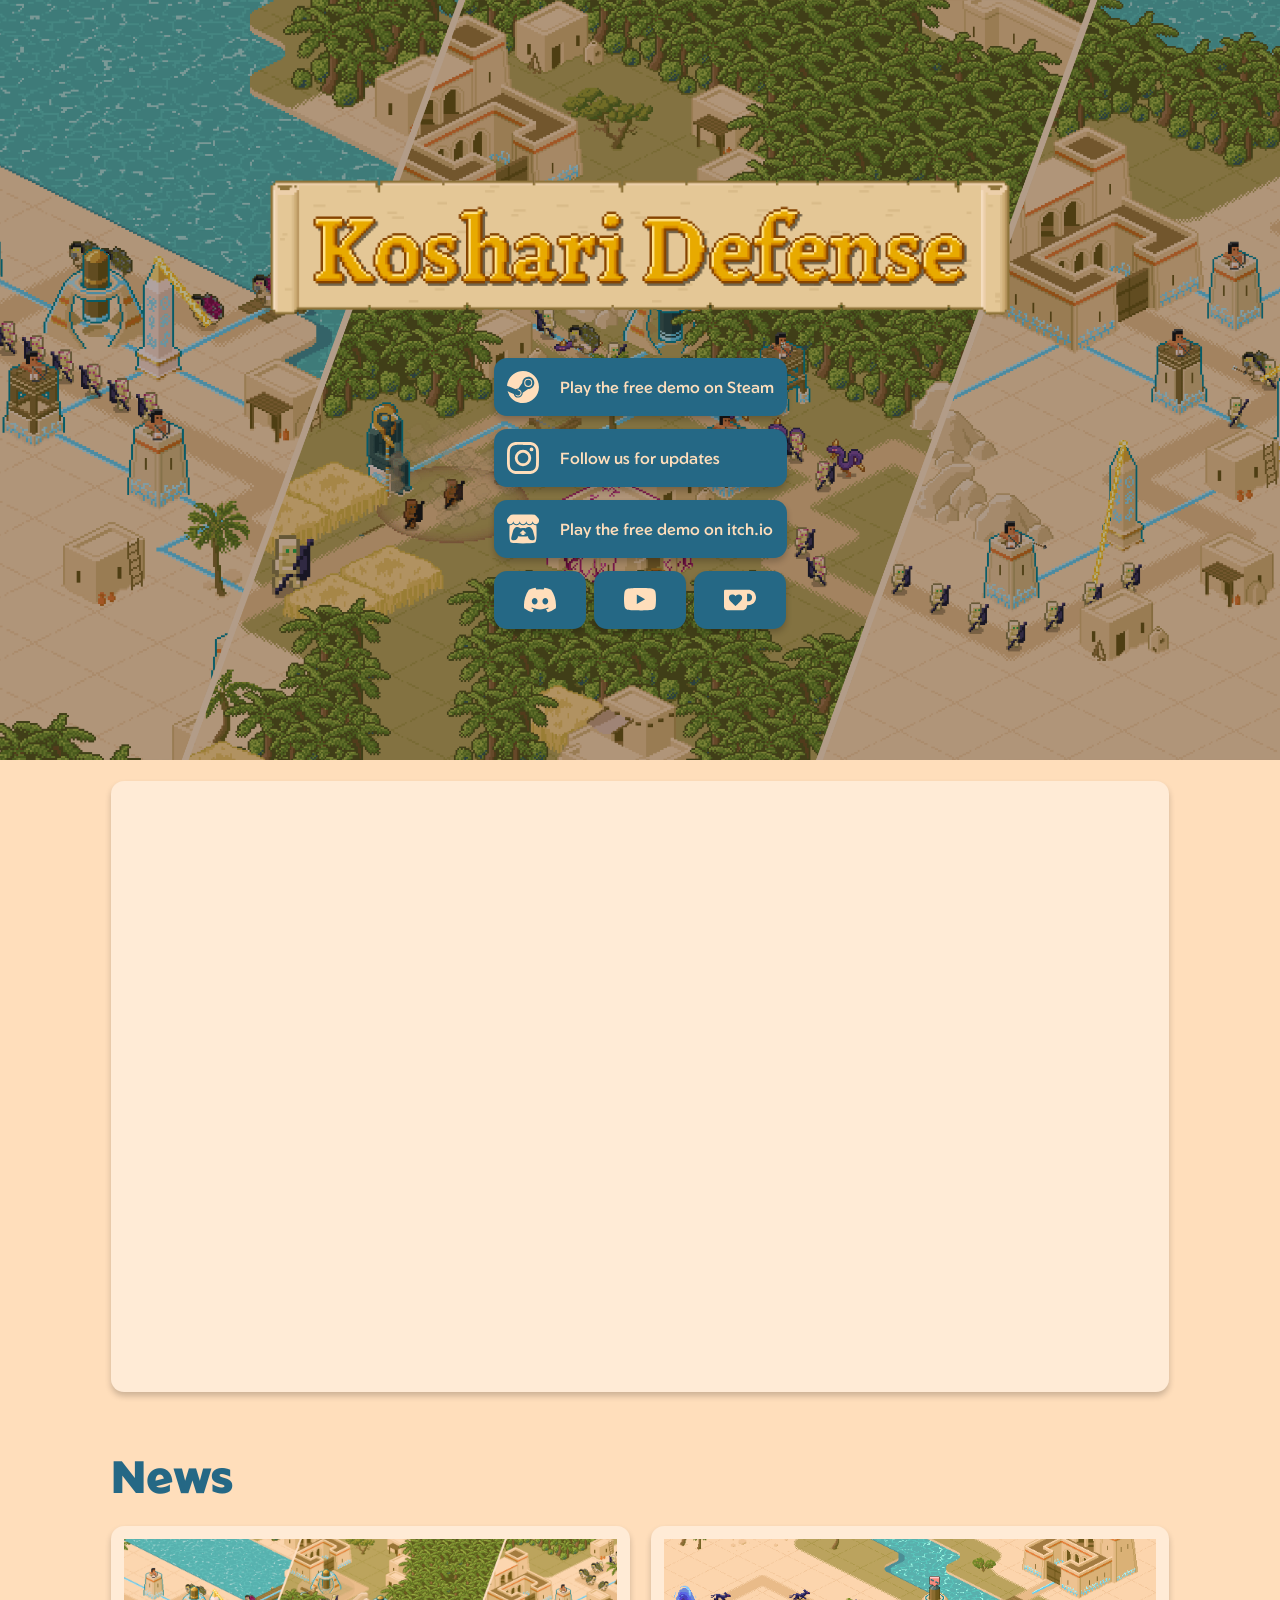
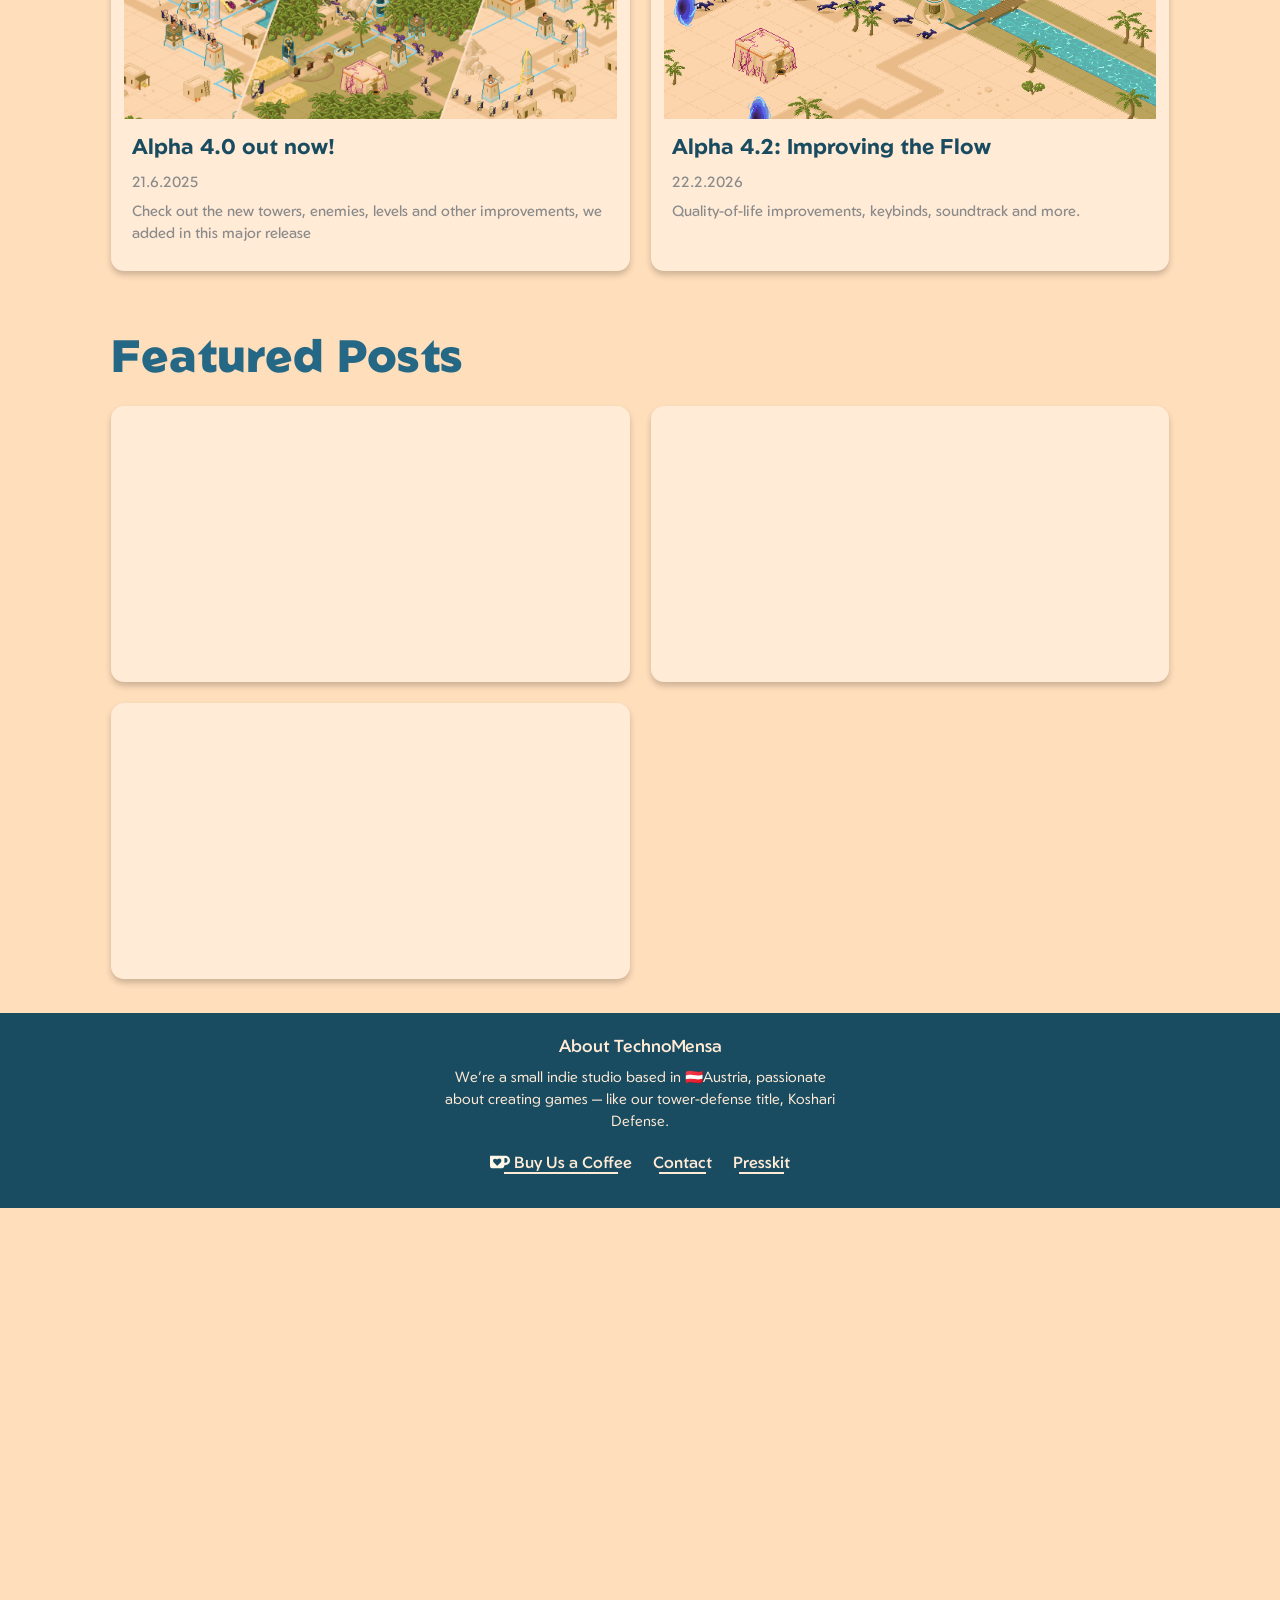
<file: index.html>
<!doctype html>
<html lang="de">

<head>
    <meta charset="utf-8">
    <meta name="viewport" content="width=device-width, initial-scale=1">

    <title>Home - TechnoMensa Studio</title>
    <meta name="description"
        content="We’re a small indie studio based in Austria, passionate about creating games — like our tower-defense title, Koshari Defense.">
    <meta name="author" content="TechnoMensa Studio">
    <meta property="og:image" content="./assets/img/FeatureGraphic.png">

    <!-- <link rel="icon" type="image/svg+xml" href="/assets/img/logo-small.svg" sizes="any"> -->
    <link rel="icon" type="image/png" href="./apple-touch-icon.png">
    <link rel="apple-touch-icon" href="./apple-touch-icon.png" sizes="180x180">
    <!-- <link rel="mask-icon" href="/assets/img/logo-small.svg" color="#000000"> -->

    <meta http-equiv="refresh" content="0; url=./koshari-defense/" />
    <link rel="canonical" href="./koshari-defense/" />
</head>
</file>
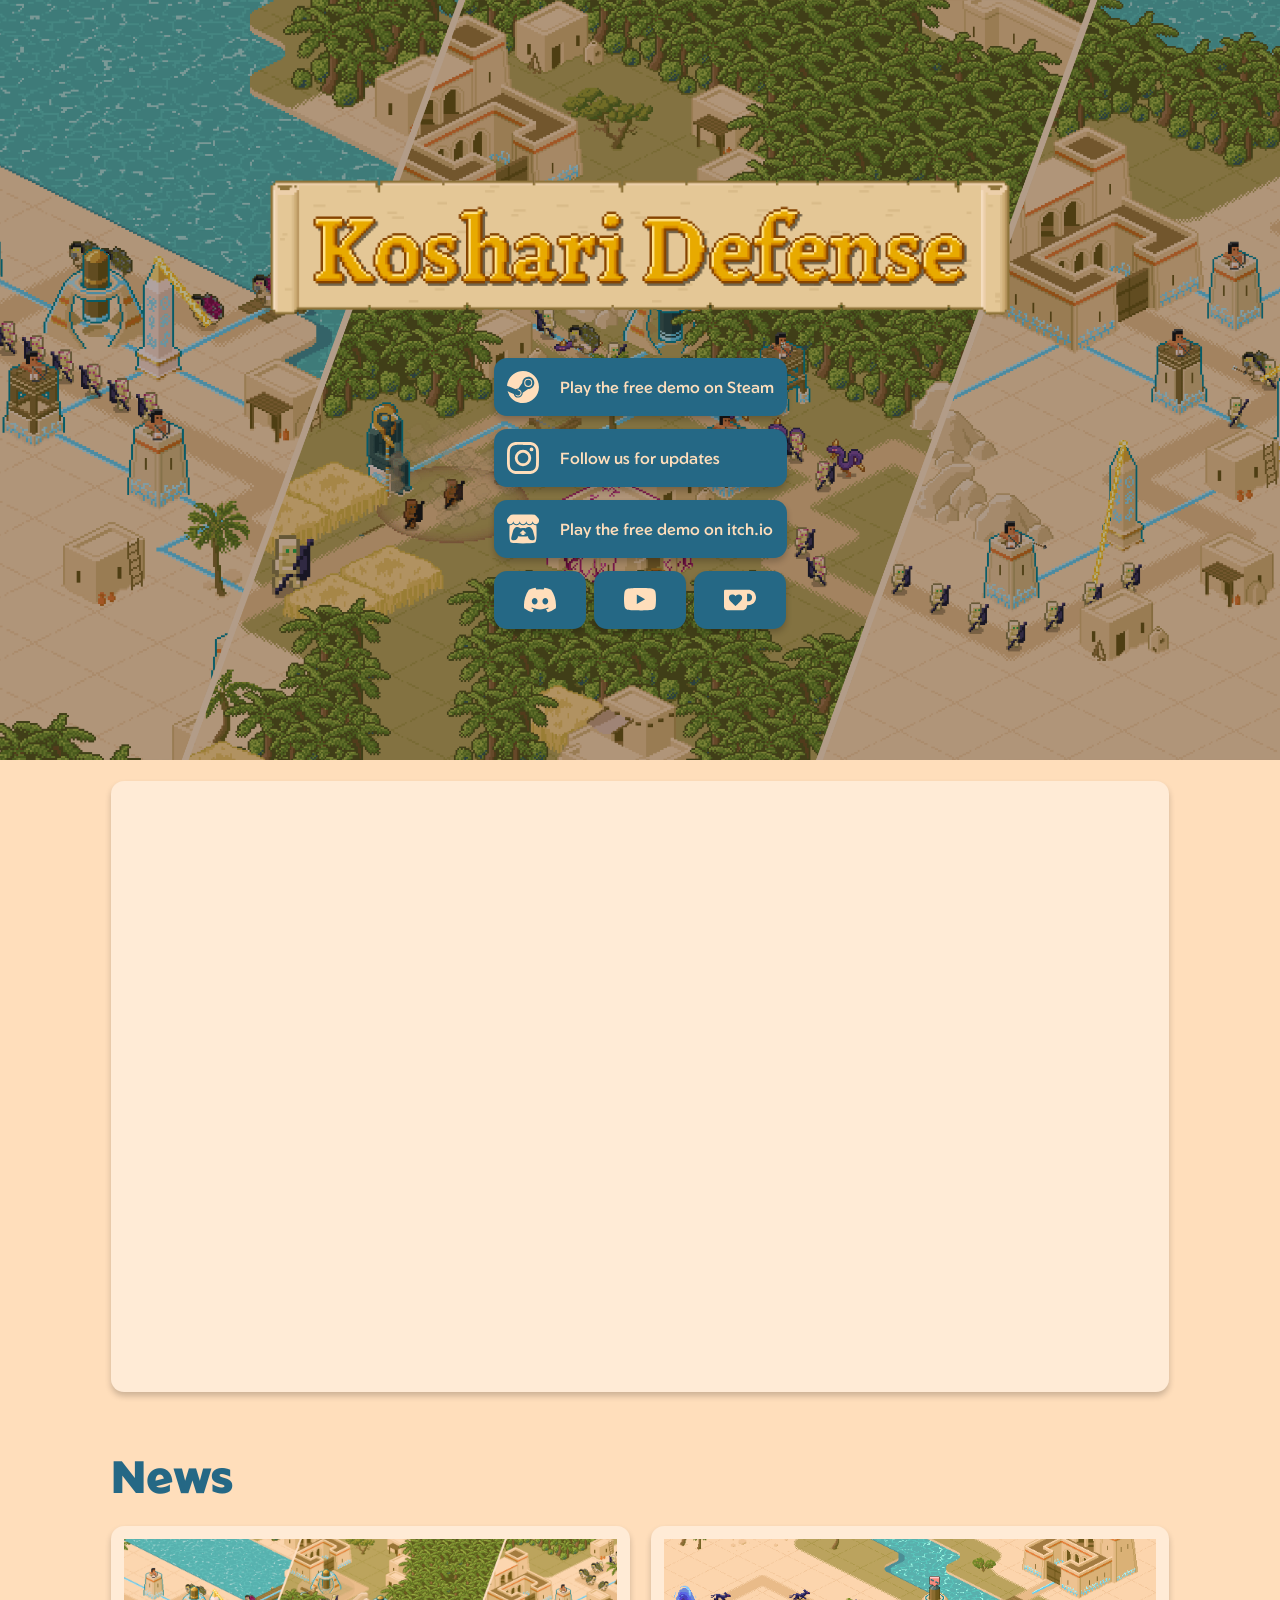
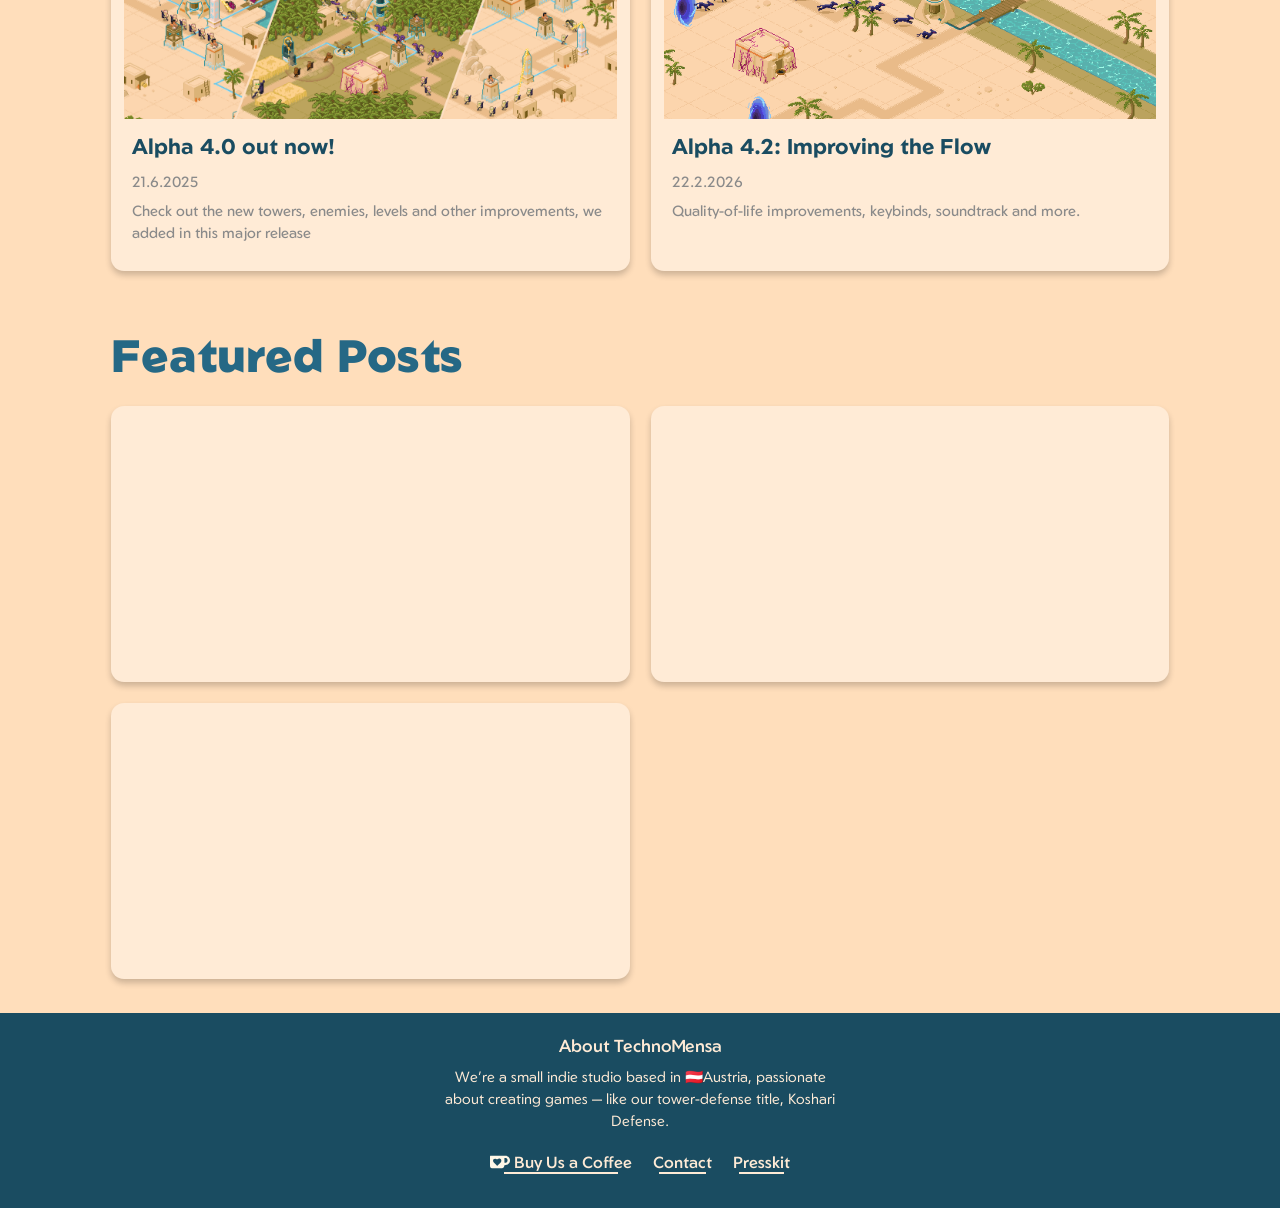
<file: koshari-defense/index.html>
<!doctype html>
<html lang="de">

<head>
    <meta charset="utf-8">
    <meta name="viewport" content="width=device-width, initial-scale=1">

    <title>Koshari Defense - TechnoMensa Studio</title>
    <meta name="description"
        content="Mystical creatures are attacking Koshari's empire! Power your defense and retake ancient temples by connecting them with power lines.">
    <meta name="author" content="TechnoMensa Studio">

    <meta property="og:title" content="Koshari Defense - TechnoMensa Studio">
    <meta property="og:description"
        content="Mystical creatures are attacking Koshari's empire! Power your defense and retake ancient temples by connecting them with power lines.">
    <meta property="og:image" content="../assets/img/FeatureGraphic.png">
    <meta name="theme-color" content="#1a4c61" />

    <!-- <link rel="icon" type="image/svg+xml" href="/assets/img/logo-small.svg" sizes="any"> -->
    <link rel="icon" type="image/png" href="../apple-touch-icon.png">
    <link rel="apple-touch-icon" href="../apple-touch-icon.png" sizes="180x180">
    <!-- <link rel="mask-icon" href="/assets/img/logo-small.svg" color="#000000"> -->

    <link rel="stylesheet" href="../assets/css/main.css" media="screen">
</head>

<body>
    <header class="game-header">
        <img class="feature-graphic background-image" src="../assets/img/FeatureGraphic.png" />
        <img class="game-title" src="../assets/img/GameLogo.png" />
        <div class="cards">
            <a class="card" href="https://store.steampowered.com/app/3275770/Koshari_Defense" target="_blank">
                <div class="icon" id="steam-icon"></div>
                <span>Play the free demo on Steam</span>
            </a>
            <a class="card" href="https://www.instagram.com/technomensa" target="_blank">
                <div class="icon" id="insta-icon"></div>
                <span>Follow us for updates</span>
            </a>
            <a class="card" href="https://peacefreak.itch.io/koshari-defense" target="_blank">
                <div class="icon" id="itchio-icon"></div>
                <span>Play the free demo on itch.io</span>
            </a>
            <div class="card-row">
                <a class="card" href="https://discord.gg/Nj6dCFEbNG" target="_blank">
                    <div class="icon" id="discord-icon"></div>
                    <span>Join the community</span>
                </a>
                <a class="card" href="https://www.youtube.com/@TechnoMensaStudio" target="_blank">
                    <div class="icon" id="youtube-icon"></div>
                    <span>Check out our videos</span>
                </a>
                <a class="card" href="https://ko-fi.com/technomensa" target="_blank">
                    <div class="icon" id="kofi-icon"></div>
                    <span>Buy us a coffee</span>
                </a>
            </div>
        </div>
    </header>
    <main>
        <div class="section">
            <div class="post-preview card no-hover trailer">
                <iframe width="560" height="315" src="https://www.youtube-nocookie.com/embed/LHQSt4FJGNI?si=w0RWE-UOxISzSnqS"
                    title="YouTube video player" frameborder="0"
                    allow="accelerometer; autoplay; clipboard-write; encrypted-media; gyroscope; picture-in-picture; web-share"
                    referrerpolicy="strict-origin-when-cross-origin" allowfullscreen></iframe>
            </div>
        </div>
        <div class="section" id="news-section">
            <h2>News</h2>
            <div class="post-preview-container">
            </div>
        </div>
        <div class="section" id="post-section">
            <h2>Featured Posts</h2>
            <div class="post-preview-container">
                <div class="column">
                </div>
                <div class="column">
                </div>
            </div>
        </div>
    </main>
    <include src="/components/footer.html"></include>
    <template id="post-preview-template">
        <a class="post-preview card post-link">
            <img class="thumbnail" src="" />
            <div class="preview-text">
                <h3 class="post-title"></h3>
                <p class="post-date"></p>
                <p class="post-description"></p>
            </div>
        </a>
    </template>
    <template id="instagram-post-template">
        <div class="post-preview card no-hover">
            <blockquote class="instagram-media" data-instgrm-captioned data-instgrm-version="14"
                style="background:#FFF; border:0; border-radius:3px; margin: 1px; max-width:540px; min-width:326px; padding:0; width:99.375%; width:-webkit-calc(100% - 2px); width:calc(100% - 2px);">
            </blockquote>
        </div>
    </template>
    <script async src="https://www.instagram.com/embed.js"></script>
    <script src="../assets/js/posts.js"></script>
    <script src="../assets/js/instagram-posts.js"></script>
    <script src="../assets/js/load-templates.js"></script>
</body>

</html>
</file>
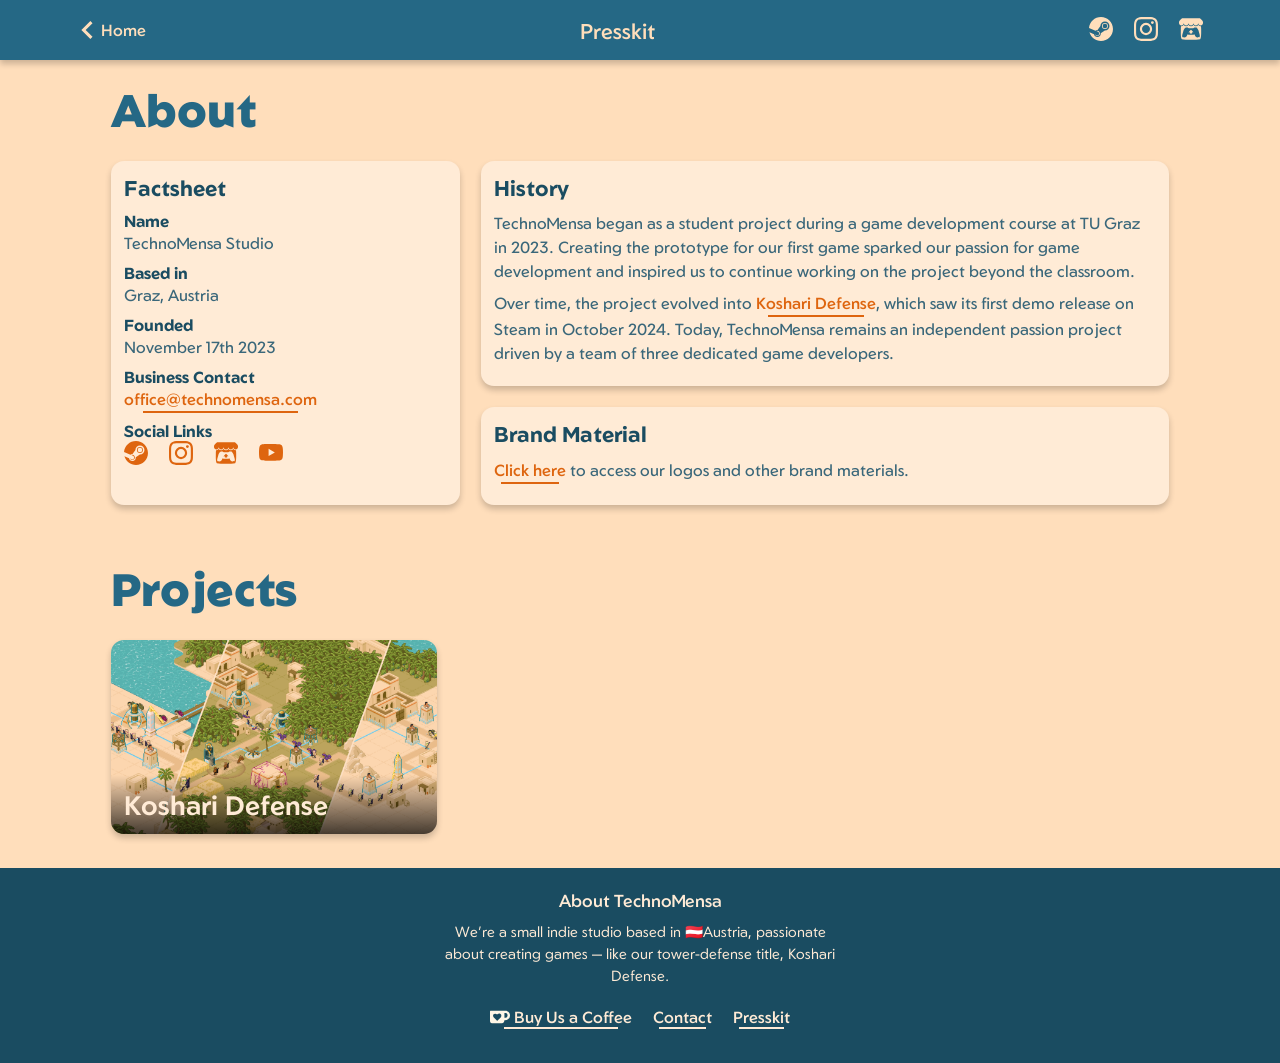
<file: presskit/index.html>
<!doctype html>
<html lang="de">

<head>
    <meta charset="utf-8">
    <meta name="viewport" content="width=device-width, initial-scale=1">

    <title>Press Kit - TechnoMensa Studio</title>
    <meta name="description" content="Press materials and infos related to TechnoMensa Studio and our games like Koshari Defense">
    <meta name="author" content="TechnoMensa Studio">

    <meta property="og:title" content="Press Kit - TechnoMensa Studio">
    <meta property="og:description" content="Press materials and infos related to TechnoMensa Studio and our games like Koshari Defense">
    <meta property="og:image" content="../assets/img/FeatureGraphic.png">
    <meta name="theme-color" content="#1a4c61" />

    <!-- <link rel="icon" type="image/svg+xml" href="/assets/img/logo-small.svg" sizes="any"> -->
    <link rel="icon" type="image/png" href="../apple-touch-icon.png">
    <link rel="apple-touch-icon" href="../apple-touch-icon.png" sizes="180x180">
    <!-- <link rel="mask-icon" href="/assets/img/logo-small.svg" color="#000000"> -->

    <link rel="stylesheet" href="../assets/css/main.css" media="screen">
</head>

<body>
    <nav>
        <!-- <a href="../index.html"><img src="../apple-touch-icon.png"></a> -->
        <div class="nav-links" id="navLinks">
            <div class="breadcrumb">
                <a class="text-link with-icon" href="../">Home</a>
            </div>
            <h1>Presskit</h1>
            <div class="social-links">
                <a class="icon-only" href="https://store.steampowered.com/app/3275770/Koshari_Defense" target="_blank">
                    <div class="icon" id="steam-icon"></div>
                </a>
                <a class="icon-only" href="https://www.instagram.com/technomensa" target="_blank">
                    <div class="icon" id="insta-icon"></div>
                </a>
                <a class="icon-only" href="https://peacefreak.itch.io/koshari-defense" target="_blank">
                    <div class="icon" id="itchio-icon"></div>
                </a>
            </div>
        </div>
    </nav>
    <header>
    </header>
    <main>
        <div class="section">
            <h2>About</h2>
            <div class="column-container">
                <div class="column">
                    <div class="card no-hover post-preview factsheet">
                        <h3>Factsheet</h3>
                        <div>
                            <h4>Name</h4>
                            <p>TechnoMensa Studio</p>
                        </div>
                        <div>
                            <h4>Based in</h4>
                            <p>Graz, Austria</p>
                        </div>
                        <div>
                            <h4>Founded</h4>
                            <p>November 17th 2023</p>
                        </div>
                        <div>
                            <h4>Business Contact</h4>
                            <p><a class="link-underlined" href="mailto:office@technomensa.com" target="_blank">office@technomensa.com</a></p>
                        </div>
                        <div>
                            <h4>Social Links</h4>
                            <div class="social-links">
                                <a class="icon-only" href="https://store.steampowered.com/app/3275770/Koshari_Defense" target="_blank">
                                    <div class="icon" id="steam-icon"></div>
                                </a>
                                <a class="icon-only" href="https://www.instagram.com/technomensa" target="_blank">
                                    <div class="icon" id="insta-icon"></div>
                                </a>
                                <a class="icon-only" href="https://peacefreak.itch.io/koshari-defense" target="_blank">
                                    <div class="icon" id="itchio-icon"></div>
                                </a>
                                <a class="icon-only" href="https://www.youtube.com/@TechnoMensaStudio" target="_blank">
                                    <div class="icon" id="youtube-icon"></div>
                                </a>
                            </div>
                        </div>
                    </div>
                </div>
                <div class="column">
                    <div class="card no-hover post-preview">
                        <h3>History</h3>
                        <div class="text">
                            <p>
                                TechnoMensa began as a student project during a game development course at TU Graz in 2023.
                                Creating the prototype for our first game sparked our passion for game development and inspired us to continue working
                                on
                                the
                                project beyond the classroom.
                            </p>
                            <p>
                                Over time, the project evolved into <a class="link-underlined" href="../koshari-defense/" target="_blank">Koshari
                                    Defense</a>, which saw its first demo release on Steam in October 2024.
                                Today, TechnoMensa remains an independent passion project driven by a team of three dedicated game developers.
                            </p>
                        </div>
                    </div>
                    <div class="card no-hover post-preview">
                        <h3>Brand Material</h3>
                        <p>
                            <a class="link-underlined" target="_blank"
                                href="https://drive.google.com/drive/folders/1qhqlBG4pQyQl5FZHrBzsvYmNOrEsmwJF?usp=drive_link">Click here</a> to
                            access our logos and other brand materials.
                        </p>
                    </div>
                </div>
            </div>
        </div>
        <div class="section">
            <h2>Projects</h2>
            <div class="card-row">
                <a class="card capsule" href="../koshari-defense/">
                    <img src="../assets/img/FeatureGraphicSmall.png">
                    <div class="capsule-title">
                        <h3>Koshari Defense</h3>
                    </div>
                </a>
            </div>
        </div>
    </main>
    <include src="/components/footer.html"></include>
    <script src="../assets/js/load-templates.js"></script>
</body>

</html>
</file>
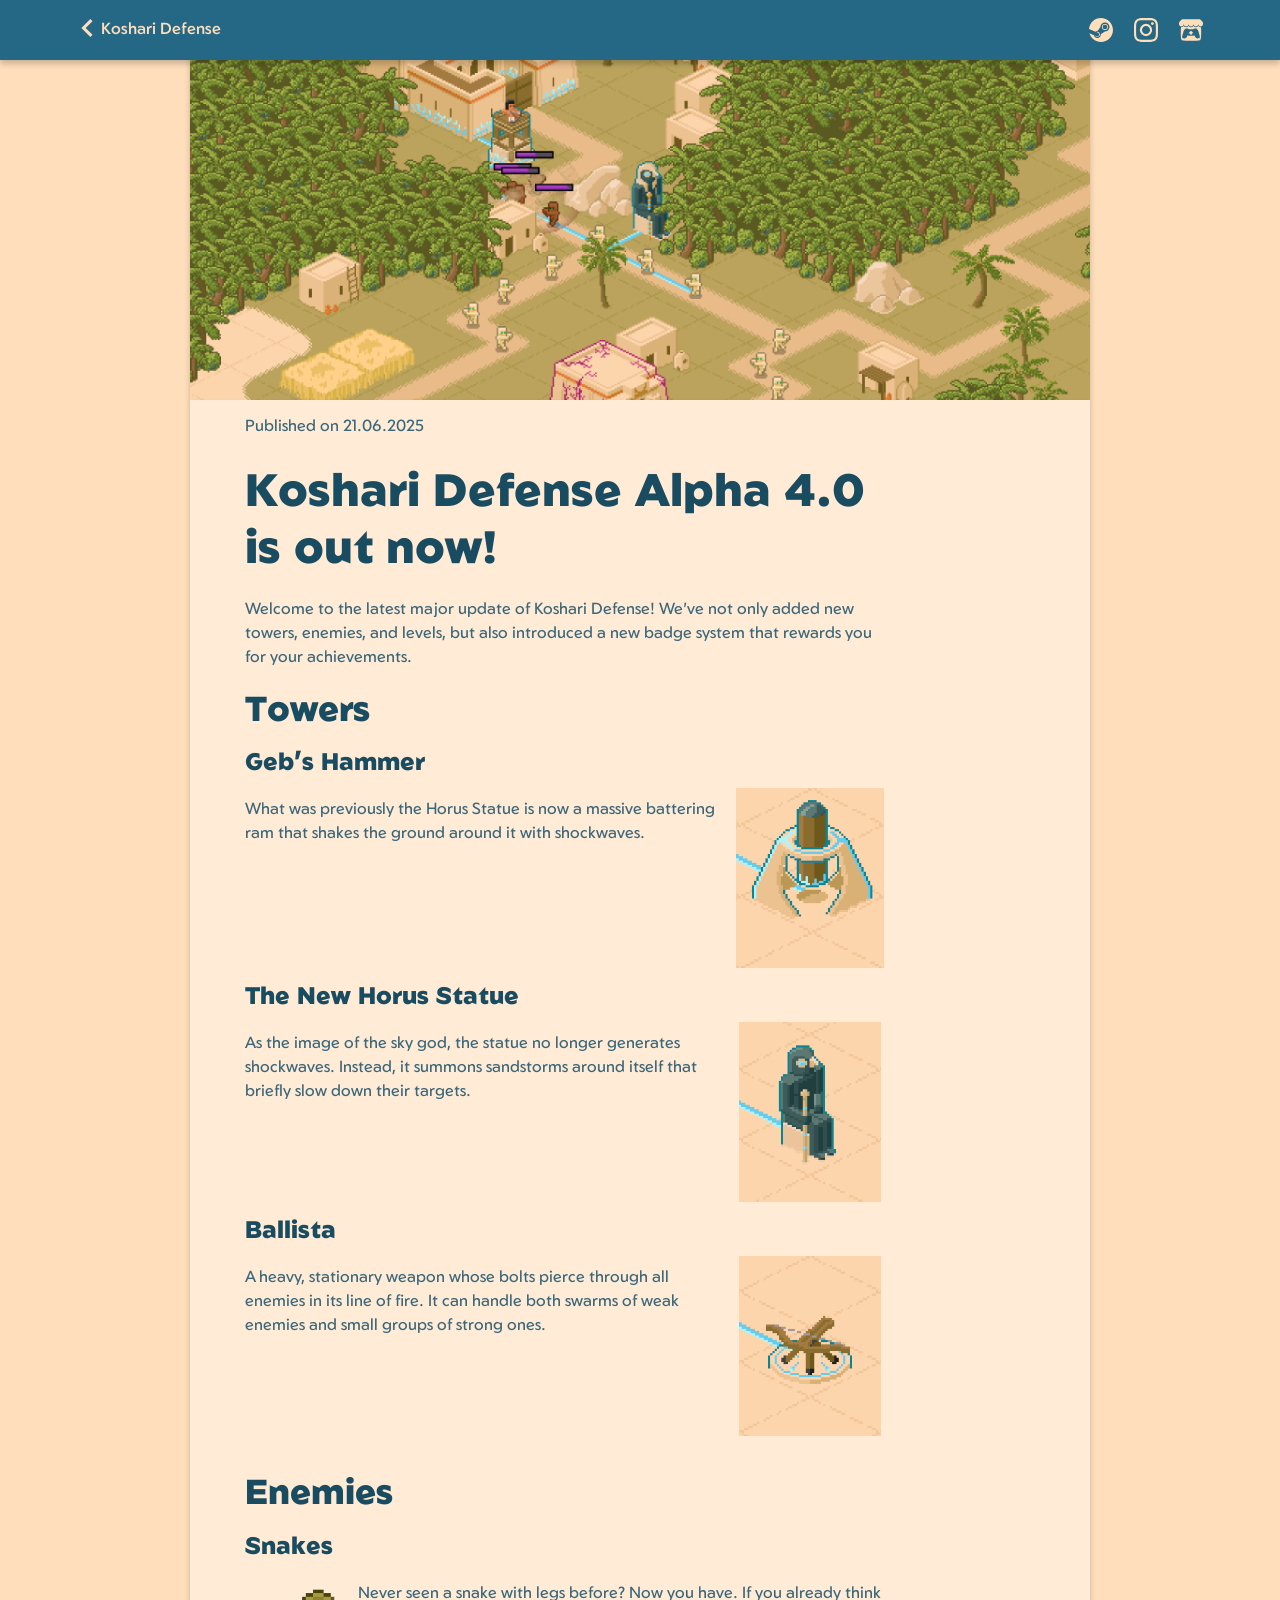
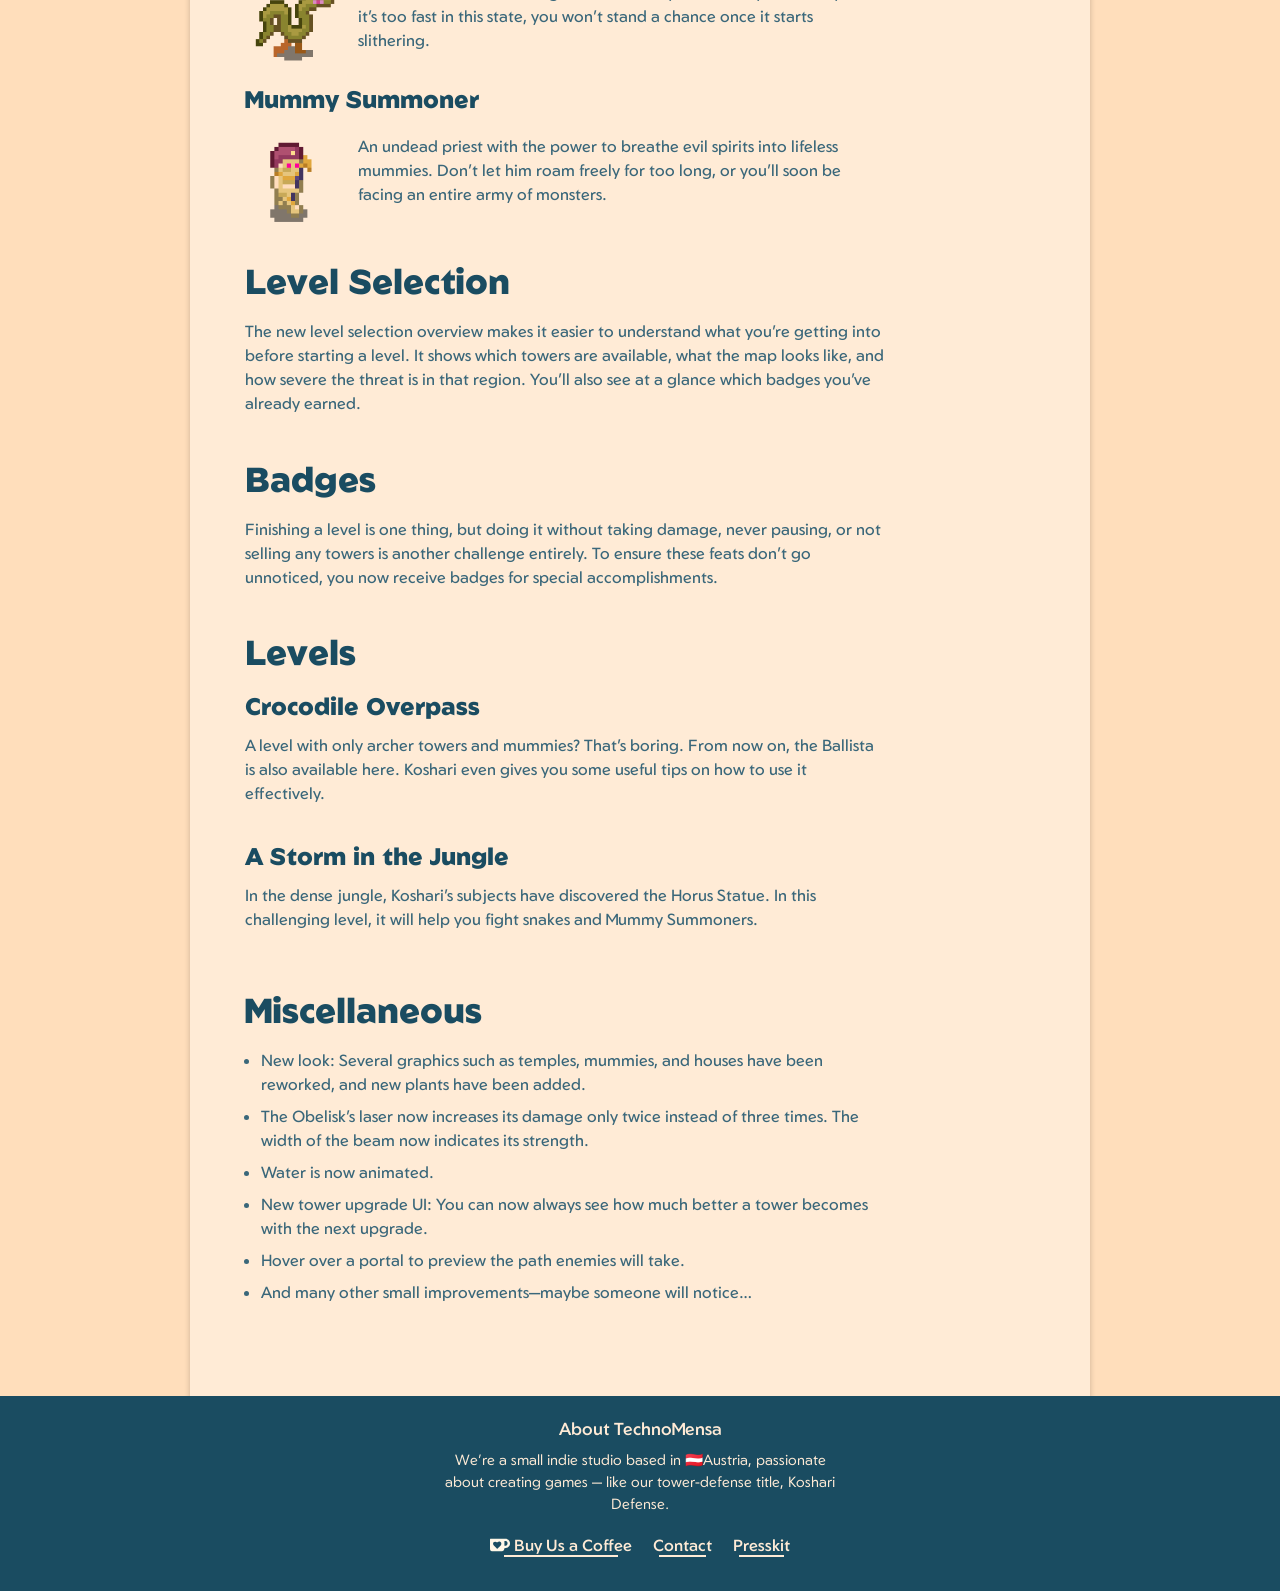
<file: news/alpha-4-0.html>
<!doctype html>
<html lang="de">

<head>
    <meta charset="utf-8">
    <meta name="viewport" content="width=device-width, initial-scale=1">

    <title>Koshari Defense Alpha 4.0 is out now - News - TechnoMensa Studio</title>
    <meta name="description"
        content="Mystical creatures are attacking Koshari's empire! Power your defense and retake ancient temples by connecting them with power lines.">
    <meta name="author" content="TechnoMensa Studio">
    <meta property="og:image" content="../assets/img/FeatureGraphic.png">

    <!-- <link rel="icon" type="image/svg+xml" href="/assets/img/logo-small.svg" sizes="any"> -->
    <link rel="icon" type="image/png" href="../apple-touch-icon.png">
    <link rel="apple-touch-icon" href="../apple-touch-icon.png" sizes="180x180">
    <!-- <link rel="mask-icon" href="/assets/img/logo-small.svg" color="#000000"> -->

    <link rel="stylesheet" href="../assets/css/main.css" media="screen">
</head>

<body>
    <include src="/components/post-nav.html"></include>
    <main id="post-page">
        <img class="banner" src="../assets/img/Alpha4Banner.png" />
        <div class="post">
            <article>
                <p>Published on 21.06.2025</p>
                <h1>Koshari Defense Alpha 4.0 is out now!</h1>
                <p>Welcome to the latest major update of Koshari Defense! We've not only added new towers, enemies, and levels, but also
                    introduced a
                    new badge system that rewards you for your achievements.
                </p>
                <section>
                    <h2>Towers</h2>
                    <h3>Geb’s Hammer</h3>
                    <div class="flex">
                        <p>What was previously the Horus Statue is now a massive battering ram that shakes the ground around
                            it
                            with
                            shockwaves.</p>
                        <img src="../assets/img/gebs-hammer.png" width="150" height="180" />
                    </div>
                    <h3>The New Horus Statue</h3>
                    <div class="flex">
                        <p>As the image of the sky god, the statue no longer generates shockwaves. Instead, it summons
                            sandstorms
                            around
                            itself that briefly slow down their targets.</p>
                        <img src="../assets/img/horus.png" width="150" height="180" />
                    </div>
                    <h3>Ballista</h3>
                    <div class="flex">
                        <p>A heavy, stationary weapon whose bolts pierce through all enemies in its line of fire. It can
                            handle both swarms of weak enemies and small groups of strong ones.</p>
                        <img src="../assets/img/ballista.png" width="150" height="180" />
                    </div>
                </section>
                <section>
                    <h2>Enemies</h2>
                    <h3>Snakes</h3>
                    <div class="flex">
                        <img src="../assets/img/snake.png" width="100" height="100" />
                        <p>Never seen a snake with legs before? Now you have. If you already think it’s too fast in this
                            state, you won’t stand a chance once it starts slithering.</p>
                    </div>
                    <h3>Mummy Summoner</h3>
                    <div class="flex">
                        <img src="../assets/img/mummy-summoner.png" width="100" height="100" />
                        <p>An undead priest with the power to breathe evil spirits into lifeless mummies. Don’t let him
                            roam freely for too long, or you’ll soon be facing an entire army of monsters.</p>
                    </div>
                </section>
                <section>
                    <h2>Level Selection</h2>
                    <p>The new level selection overview makes it easier to understand what you’re getting into before
                        starting a level. It shows which towers are available, what the map looks like, and how severe
                        the threat is in that region. You’ll also see at a glance which badges you’ve already earned.
                    </p>
                </section>
                <section>
                    <h2>Badges</h2>
                    <p>Finishing a level is one thing, but doing it without taking damage, never pausing, or not selling
                        any towers is another challenge entirely. To ensure these feats don’t go unnoticed, you now
                        receive badges for special accomplishments.</p>
                </section>
                <section>
                    <h2>Levels</h2>

                    <h3>Crocodile Overpass</h3>
                    <section>
                        <p>A level with only archer towers and mummies? That’s boring. From now on, the Ballista is also
                            available here. Koshari even gives you some useful tips on how to use it effectively.</p>
                    </section>

                    <h3>A Storm in the Jungle</h3>
                    <section>
                        <p>In the dense jungle, Koshari’s subjects have discovered the Horus Statue. In this challenging
                            level, it will help you fight snakes and Mummy Summoners.</p>
                    </section>
                </section>
                <section>
                    <h2>Miscellaneous</h2>
                    <ul>
                        <li>New look: Several graphics such as temples, mummies, and houses have been reworked, and new
                            plants have been added.</li>
                        <li>The Obelisk’s laser now increases its damage only twice instead of three times. The width of
                            the beam now indicates its strength.</li>
                        <li>Water is now animated.</li>
                        <li>New tower upgrade UI: You can now always see how much better a tower becomes with the next
                            upgrade.
                        </li>
                        <li>Hover over a portal to preview the path enemies will take.</li>
                        <li>And many other small improvements—maybe someone will notice…</li>
                    </ul>
                </section>
            </article>
        </div>
    </main>
    <include src="/components/footer.html"></include>
    <script src="../assets/js/load-templates.js"></script>
</body>
</file>
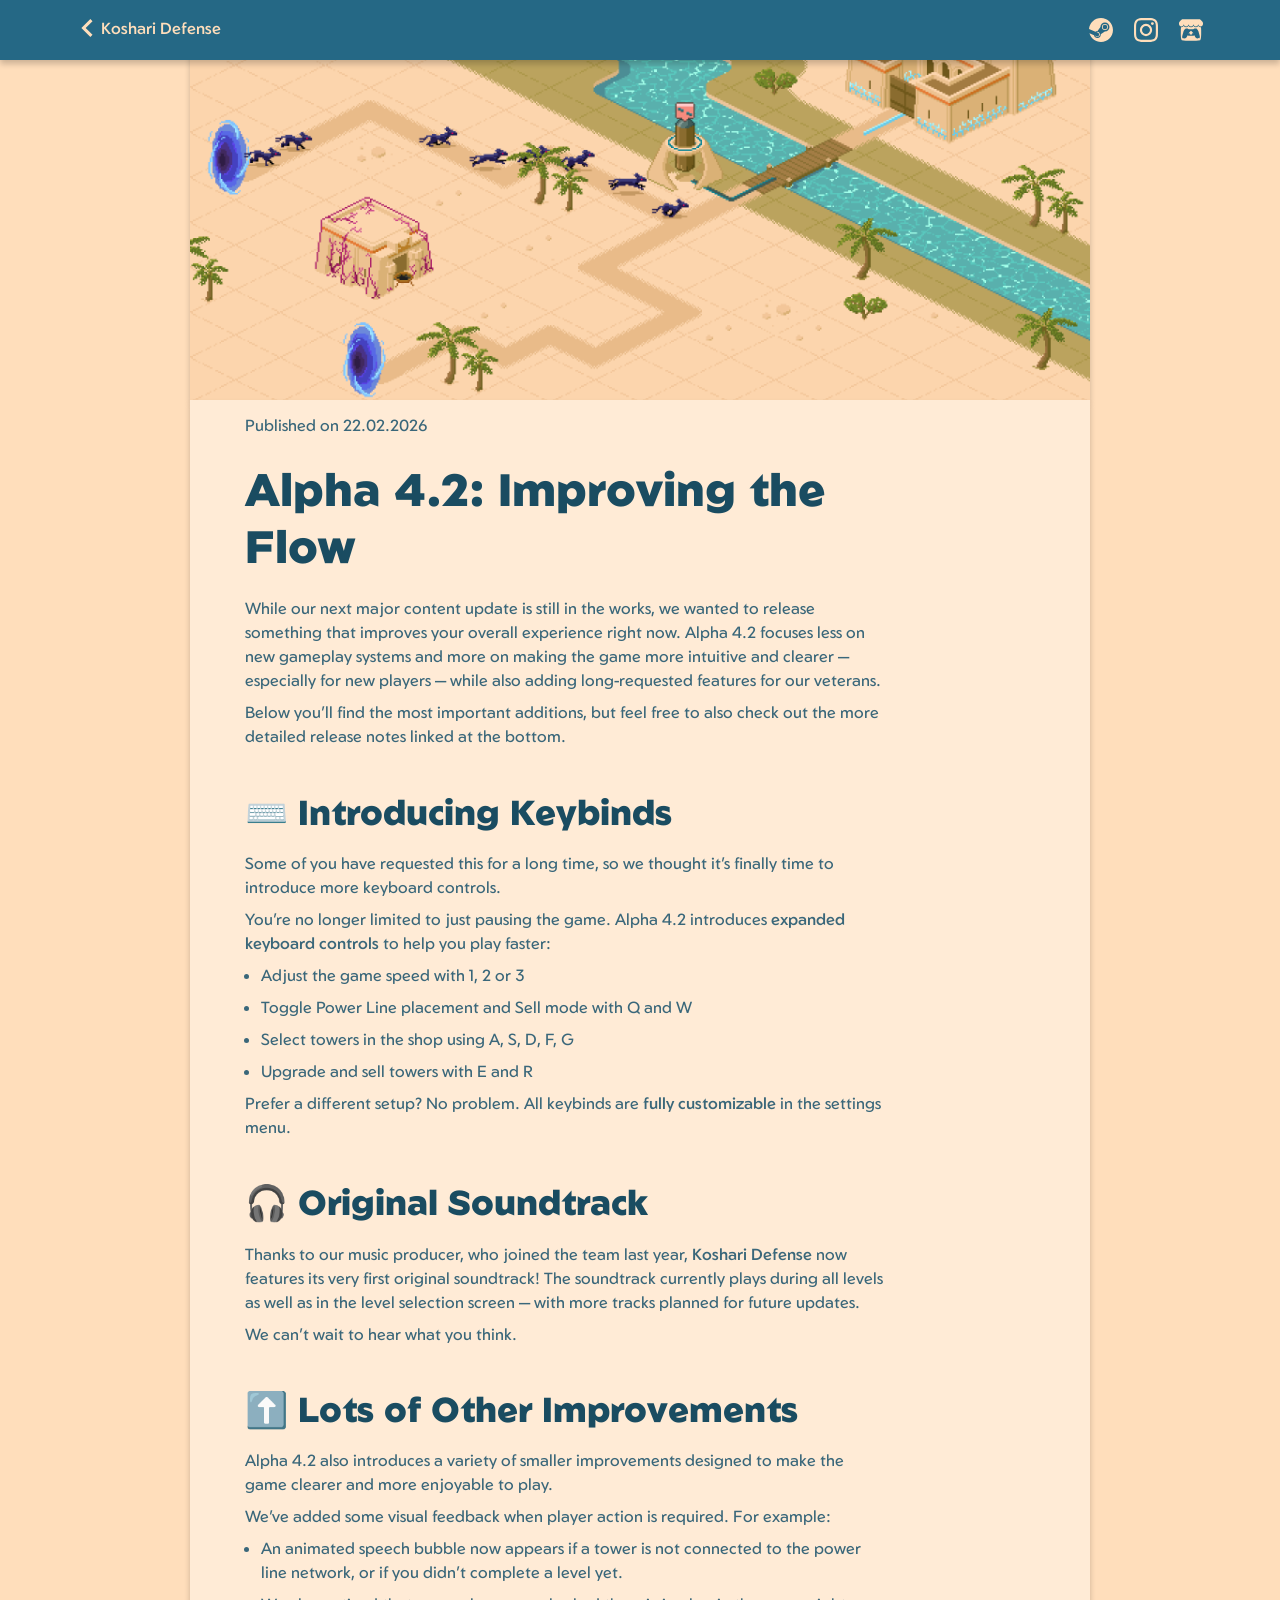
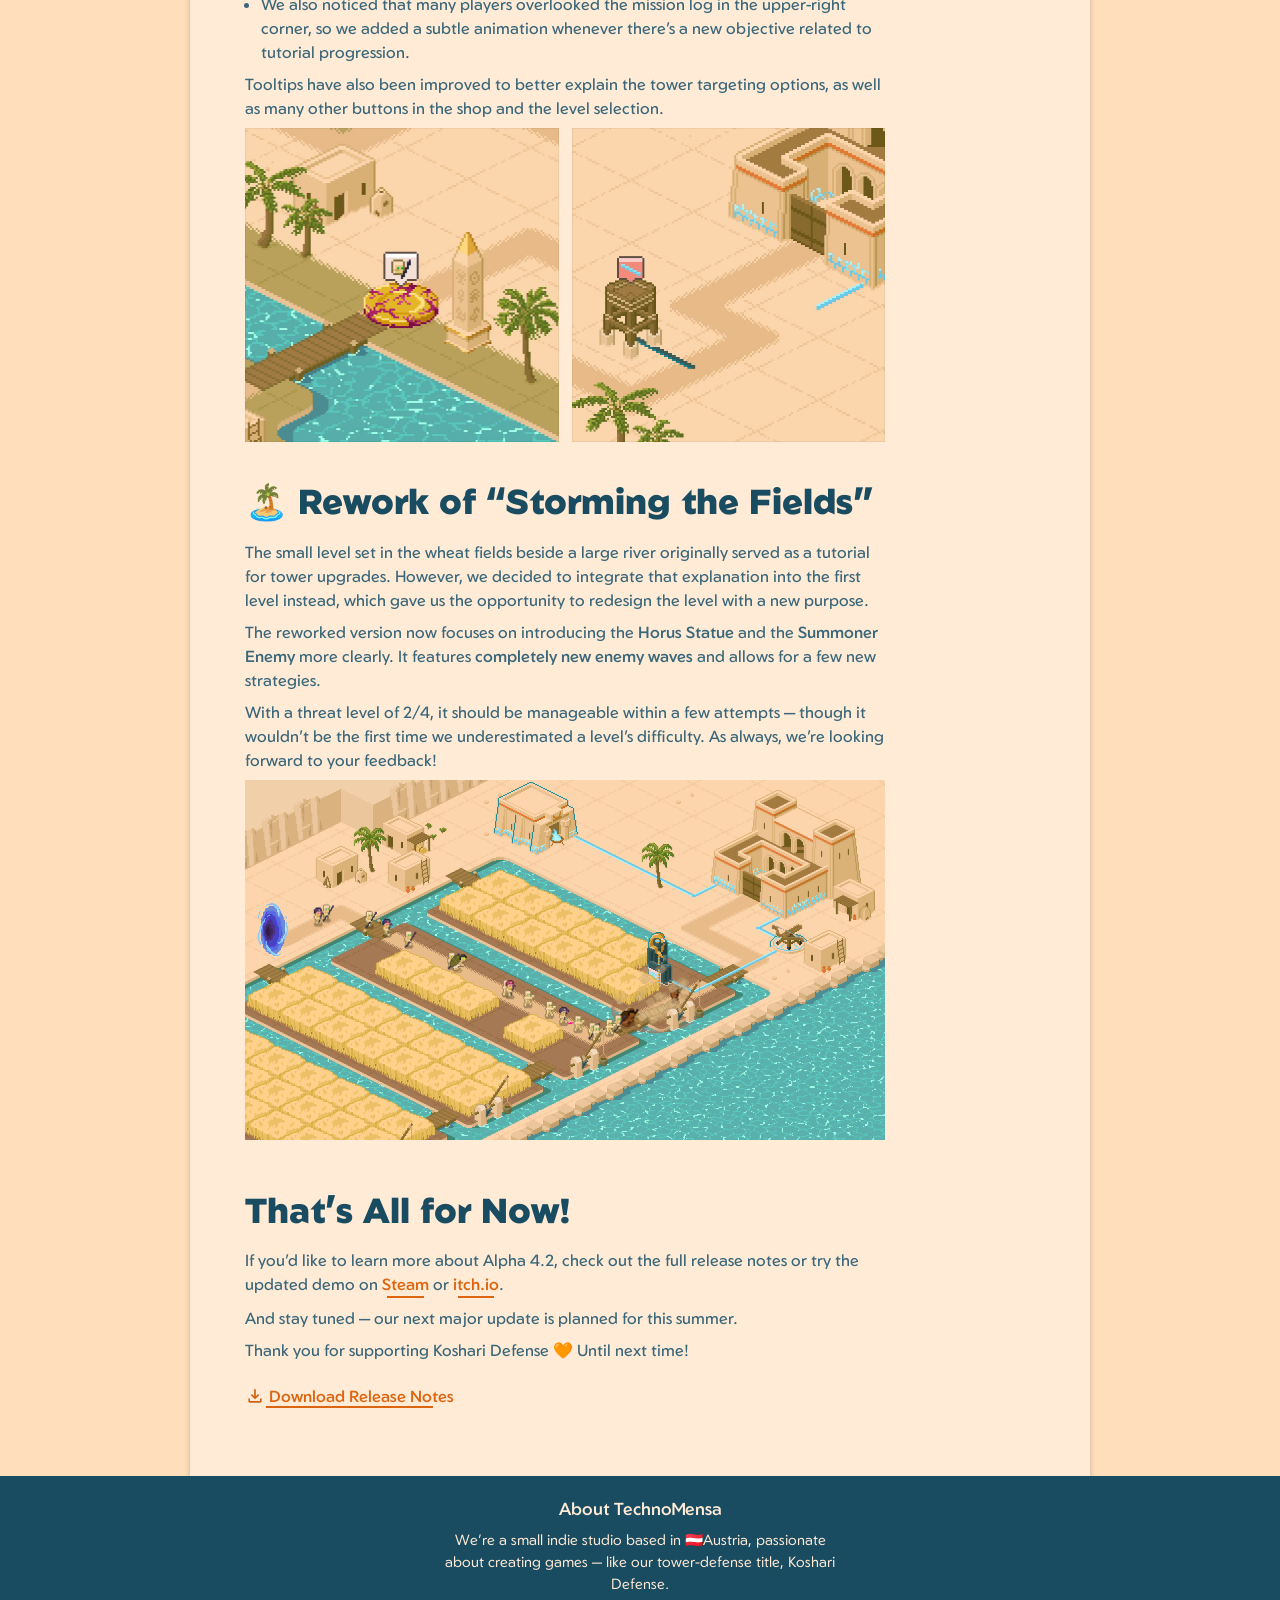
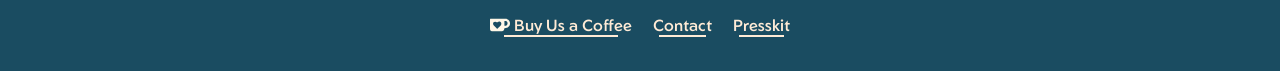
<file: news/alpha-4-2-release.html>
<!doctype html>
<html lang="de">

<head>
    <meta charset="utf-8">
    <meta name="viewport" content="width=device-width, initial-scale=1">

    <title>Koshari Defense Alpha 4.2: Improving the Flow - News - TechnoMensa Studio</title>
    <meta name="description"
        content="Mystical creatures are attacking Koshari's empire! Power your defense and retake ancient temples by connecting them with power lines.">
    <meta name="author" content="TechnoMensa Studio">
    <meta property="og:title" content="Alpha 4.2: Improving the Flow">
    <meta property="og:description" content="Quality-of-life improvements, keybinds, soundtrack and more.">
    <meta property="og:type" content="article">
    <meta property="og:url" content="https://technomensa.com/news/alpha-4-2-release.html">
    <meta property="og:image" content="https://technomensa.com/assets/img/Alpha4_2Banner.png">

    <!-- <link rel="icon" type="image/svg+xml" href="/assets/img/logo-small.svg" sizes="any"> -->
    <link rel="icon" type="image/png" href="../apple-touch-icon.png">
    <link rel="apple-touch-icon" href="../apple-touch-icon.png" sizes="180x180">
    <!-- <link rel="mask-icon" href="/assets/img/logo-small.svg" color="#000000"> -->

    <link rel="stylesheet" href="../assets/css/main.css" media="screen">
</head>

<body>
    <include src="/components/post-nav.html"></include>
    <main id="post-page">
        <img class="banner" src="../assets/img/Alpha4_2Banner.png" />
        <div class="post">
            <article>
                <p>Published on 22.02.2026</p>
                <h1>Alpha 4.2: Improving the Flow</h1>
                <section>
                    <p>
                        While our next major content update is still in the works, we wanted to release something that
                        improves your overall experience right now.
                        Alpha 4.2 focuses less on new gameplay systems and more on making the game more intuitive and
                        clearer — especially for new players —
                        while also adding long-requested features for our veterans.
                    </p>
                    <p>
                        Below you’ll find the most important additions, but feel free to also check out the more detailed
                        release notes linked at the bottom.
                    </p>
                </section>
                <section>
                    <h2>⌨️ Introducing Keybinds</h2>
                    <p>
                        Some of you have requested this for a long time, so we thought it’s finally time to introduce more
                        keyboard controls.
                    </p>
                    <p>
                        You’re no longer limited to just pausing the game. Alpha 4.2 introduces
                        <strong>expanded keyboard controls</strong> to help you play faster:
                    </p>
                    <ul>
                        <li>Adjust the game speed with 1, 2 or 3</li>
                        <li>Toggle Power Line placement and Sell mode with Q and W</li>
                        <li>Select towers in the shop using A, S, D, F, G</li>
                        <li>Upgrade and sell towers with E and R</li>
                    </ul>
                    <p>
                        Prefer a different setup? No problem. All keybinds are
                        <strong>fully customizable</strong> in the settings menu.
                    </p>
                </section>
                <section>
                    <h2>🎧 Original Soundtrack</h2>
                    <p>
                        Thanks to our music producer, who joined the team last year,
                        <em>Koshari Defense</em> now features its very first original soundtrack!
                        The soundtrack currently plays during all levels as well as in the level selection screen —
                        with more tracks planned for future updates.
                    </p>
                    <p>
                        We can’t wait to hear what you think.
                    </p>
                </section>
                <section>
                    <h2>⬆️ Lots of Other Improvements</h2>
                    <p>
                        Alpha 4.2 also introduces a variety of smaller improvements designed to make the game clearer and
                        more enjoyable to play.
                    </p>
                    <p>
                        We’ve added some visual feedback when player action is required. For example:
                    </p>
                    <ul>
                        <li>
                            An animated speech bubble now appears if a tower is not connected to the power line network,
                            or if you didn’t complete a level yet.
                        </li>
                        <li>
                            We also noticed that many players overlooked the mission log in the upper-right corner,
                            so we added a subtle animation whenever there’s a new objective related to tutorial progression.
                        </li>
                    </ul>
                    <p>
                        Tooltips have also been improved to better explain the tower targeting options,
                        as well as many other buttons in the shop and the level selection.
                    </p>
                    <div class="flex">
                        <div>
                            <img src="../assets/img/LevelNotCompleted.gif" alt="Level Not Completed Animation">
                        </div>
                        <div>
                            <img src="../assets/img/TowerNotConnected.gif" alt="Tower Not Connected Animation">
                        </div>
                    </div>
                </section>
                <section>
                    <h2>🏝️ Rework of “Storming the Fields”</h2>
                    <p>
                        The small level set in the wheat fields beside a large river originally served as a tutorial for
                        tower upgrades.
                        However, we decided to integrate that explanation into the first level instead, which gave us the
                        opportunity
                        to redesign the level with a new purpose.
                    </p>
                    <p>
                        The reworked version now focuses on introducing the
                        <strong>Horus Statue</strong> and the
                        <strong>Summoner Enemy</strong> more clearly.
                        It features <strong>completely new enemy waves</strong> and allows for a few new strategies.
                    </p>
                    <p>
                        With a threat level of 2/4, it should be manageable within a few attempts —
                        though it wouldn’t be the first time we underestimated a level’s difficulty.
                        As always, we’re looking forward to your feedback!
                    </p>
                    <p>
                        <img src="../assets/img/ReworkStormingTheFields.png" alt="Reworked Storming the Fields Level">
                    </p>
                </section>
                <section>
                    <h2>That’s All for Now!</h2>
                    <p>
                        If you’d like to learn more about Alpha 4.2, check out the full release notes
                        or try the updated demo on <a href="https://store.steampowered.com/app/3275770/Koshari_Defense" target="_blank">Steam</a>
                        or
                        <a href="https://peacefreak.itch.io/koshari-defense" target="_blank">itch.io</a>.
                    </p>
                    <p>
                        And stay tuned — our next major update is planned for this summer.
                    </p>
                    <p>
                        Thank you for supporting Koshari Defense 🧡 Until next time!
                    </p>
                </section>
                <a class="text-link with-icon download-link" href="../assets/documents/Alpha4_2ReleaseNotes.pdf" download>Download Release
                    Notes</a>
            </article>
        </div>
    </main>
    <include src="/components/footer.html"></include>
    <script src="../assets/js/load-templates.js"></script>
</body>
</file>
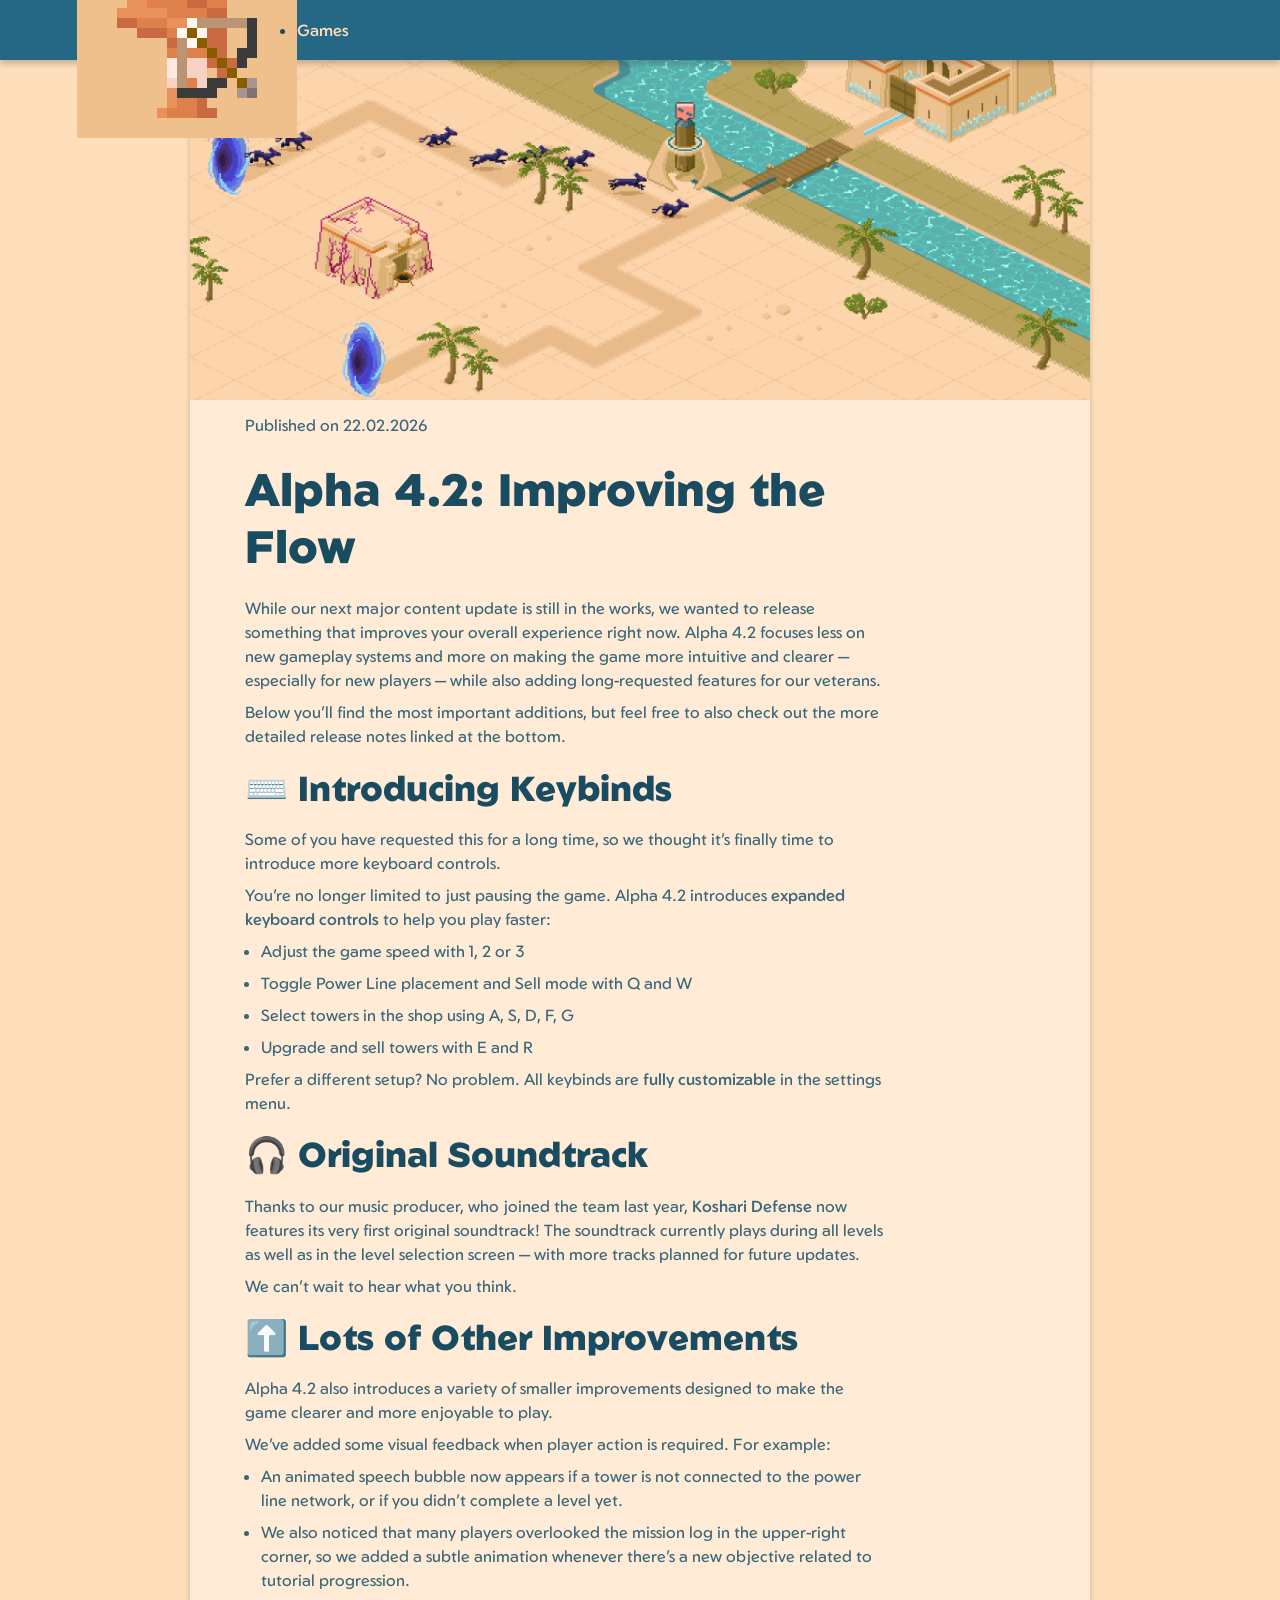
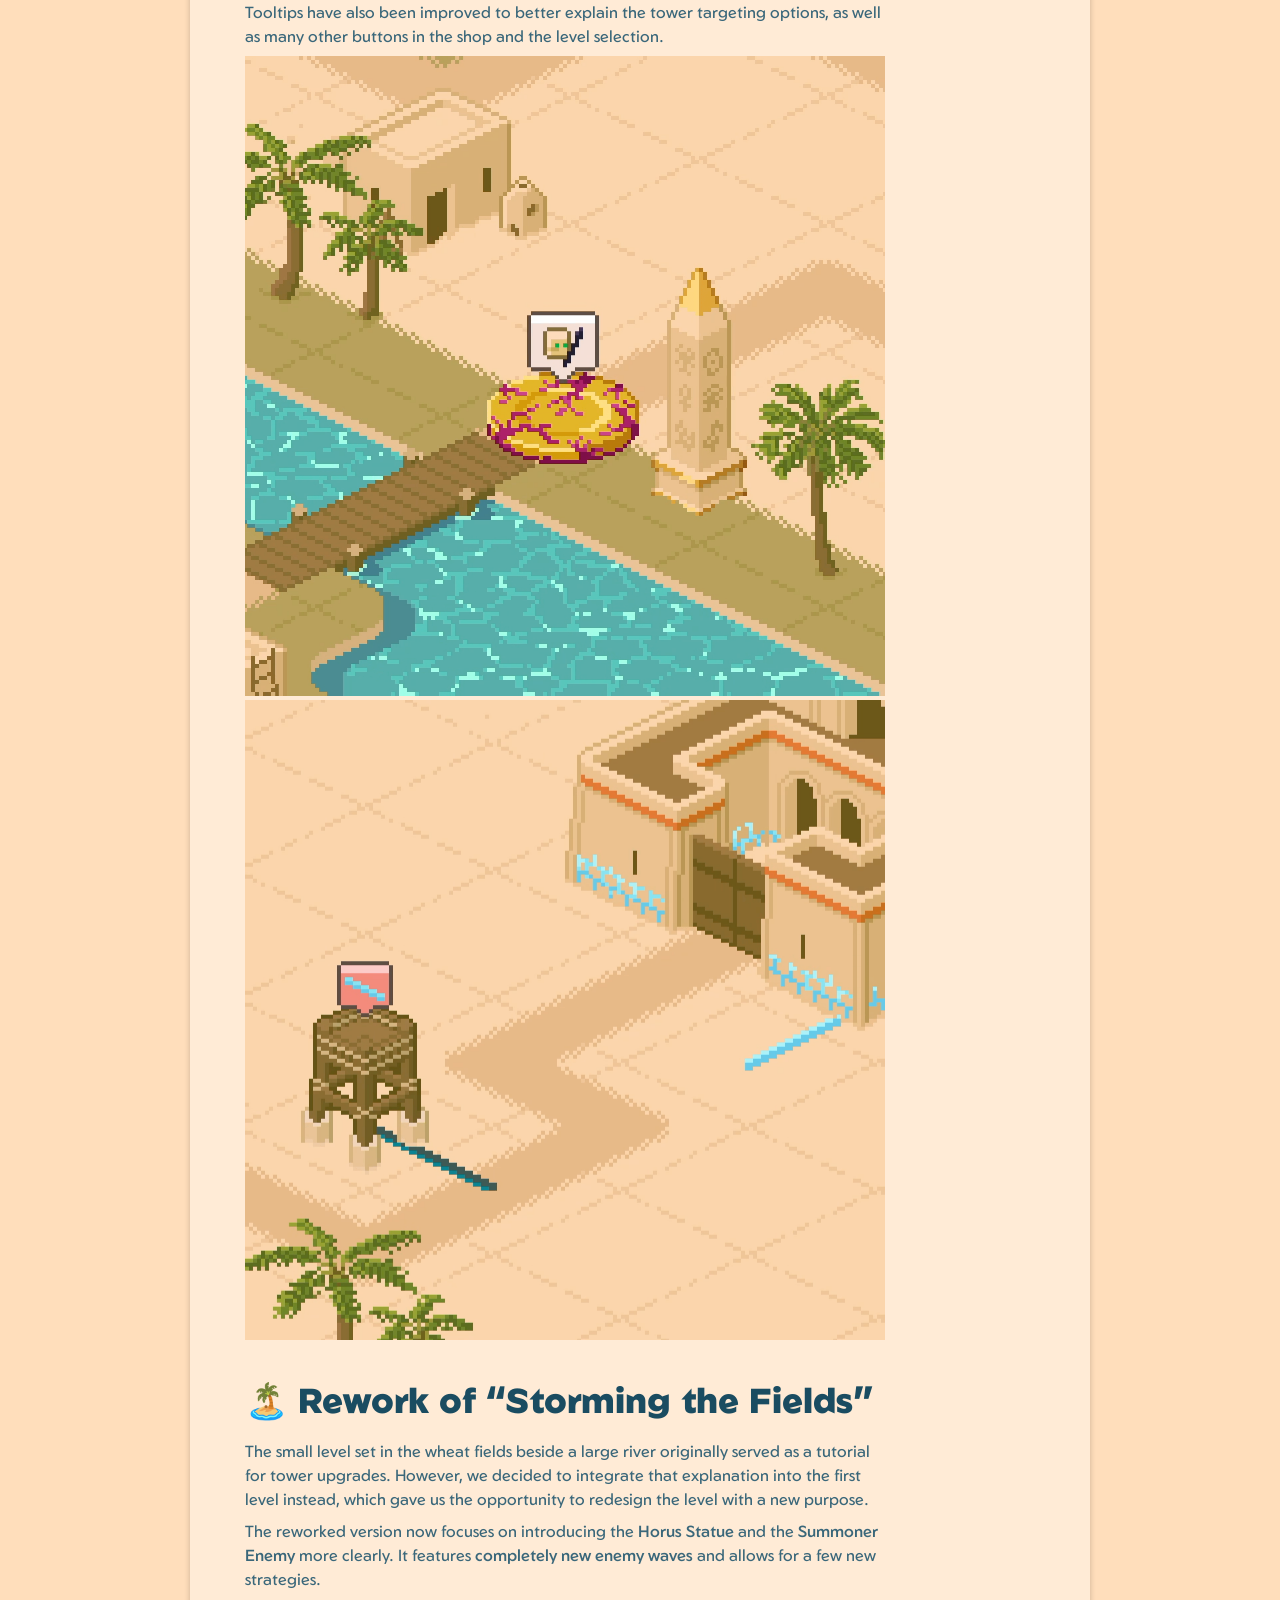
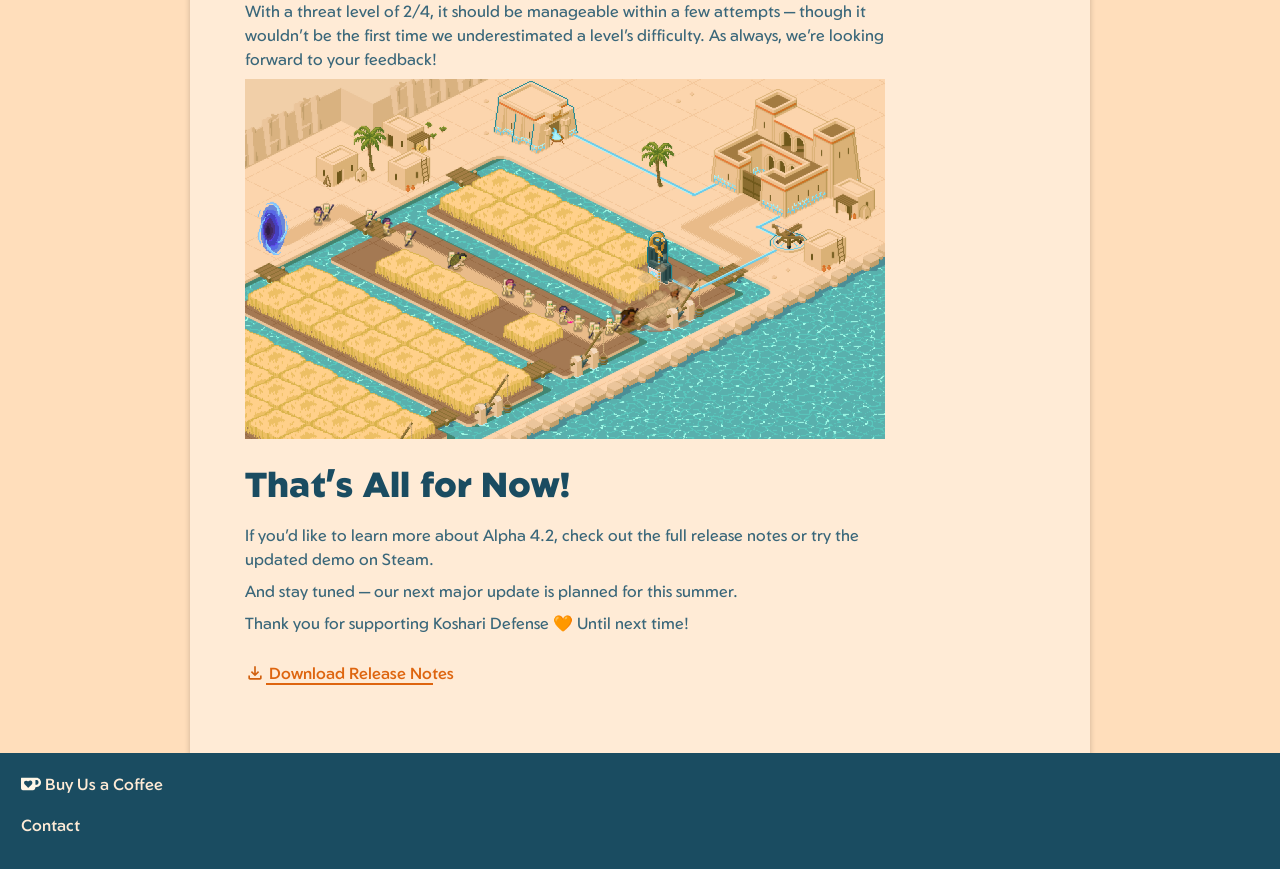
<file: news/alpha-4-2.html>
<!doctype html>
<html lang="de">

<head>
    <meta charset="utf-8">
    <meta name="viewport" content="width=device-width, initial-scale=1">

    <title>Koshari Defense Alpha 4.2: Improving the Flow - News - TechnoMensa Studio</title>
    <meta name="description"
        content="Mystical creatures are attacking Koshari's empire! Power your defense and retake ancient temples by connecting them with power lines.">
    <meta name="author" content="TechnoMensa Studio">
    <meta property="og:title" content="Alpha 4.2: Improving the Flow">
    <meta property="og:description" content="Quality-of-life improvements, keybinds, soundtrack and more.">
    <meta property="og:type" content="article">
    <meta property="og:url" content="https://technomensa.com/news/alpha-4-2.html">
    <meta property="og:image" content="https://technomensa.com/assets/img/Alpha4_2Banner.png">

    <!-- <link rel="icon" type="image/svg+xml" href="/assets/img/logo-small.svg" sizes="any"> -->
    <link rel="icon" type="image/png" href="../apple-touch-icon.png">
    <link rel="apple-touch-icon" href="../apple-touch-icon.png" sizes="180x180">
    <!-- <link rel="mask-icon" href="/assets/img/logo-small.svg" color="#000000"> -->

    <link rel="stylesheet" href="../assets/css/main.css" media="screen">
</head>

<body>
    <nav>
        <a href="../index.html"><img src="../apple-touch-icon.png"></a>
        <div class="nav-links" id="navLinks">
            <i class="fa fa-times" onclick="hideMenu()"></i>
            <ul>
                <li><a href="../koshari-defense/index.html">Games</a></li>
                <!-- <li><a href="">Contact</a></li>
                    <li><a href="">About</a></li> -->
            </ul>
        </div>
        <i class="fa fa-bars" onclick="showMenu()"></i>
    </nav>
    <main id="post-page">
        <img class="banner" src="../assets/img/Alpha4_2Banner.png" />
        <div class="post">
            <article>
                <p>Published on 22.02.2026</p>
                <h1>Alpha 4.2: Improving the Flow</h1>
                <p>
                    While our next major content update is still in the works, we wanted to release something that
                    improves your overall experience right now.
                    Alpha 4.2 focuses less on new gameplay systems and more on making the game more intuitive and
                    clearer — especially for new players —
                    while also adding long-requested features for our veterans.
                </p>
                <p>
                    Below you’ll find the most important additions, but feel free to also check out the more detailed
                    release notes linked at the bottom.
                </p>
                <h2>⌨️ Introducing Keybinds</h2>
                <p>
                    Some of you have requested this for a long time, so we thought it’s finally time to introduce more
                    keyboard controls.
                </p>
                <p>
                    You’re no longer limited to just pausing the game. Alpha 4.2 introduces
                    <strong>expanded keyboard controls</strong> to help you play faster:
                </p>
                <ul>
                    <li>Adjust the game speed with 1, 2 or 3</li>
                    <li>Toggle Power Line placement and Sell mode with Q and W</li>
                    <li>Select towers in the shop using A, S, D, F, G</li>
                    <li>Upgrade and sell towers with E and R</li>
                </ul>
                <p>
                    Prefer a different setup? No problem. All keybinds are
                    <strong>fully customizable</strong> in the settings menu.
                </p>
                <h2>🎧 Original Soundtrack</h2>
                <p>
                    Thanks to our music producer, who joined the team last year,
                    <em>Koshari Defense</em> now features its very first original soundtrack!
                    The soundtrack currently plays during all levels as well as in the level selection screen —
                    with more tracks planned for future updates.
                </p>
                <p>
                    We can’t wait to hear what you think.
                </p>
                <h2>⬆️ Lots of Other Improvements</h2>
                <p>
                    Alpha 4.2 also introduces a variety of smaller improvements designed to make the game clearer and
                    more enjoyable to play.
                </p>
                <p>
                    We’ve added some visual feedback when player action is required. For example:
                </p>
                <ul>
                    <li>
                        An animated speech bubble now appears if a tower is not connected to the power line network,
                        or if you didn’t complete a level yet.
                    </li>
                    <li>
                        We also noticed that many players overlooked the mission log in the upper-right corner,
                        so we added a subtle animation whenever there’s a new objective related to tutorial progression.
                    </li>
                </ul>
                <p>
                    Tooltips have also been improved to better explain the tower targeting options,
                    as well as many other buttons in the shop and the level selection.
                </p>
                <section>
                    <div>
                        <img src="../assets/img/LevelNotCompleted.gif" alt="Level Not Completed Animation">
                    </div>
                    <div>
                        <img src="../assets/img/TowerNotConnected.gif" alt="Tower Not Connected Animation">
                    </div>
                </section>
                <h2>🏝️ Rework of “Storming the Fields”</h2>
                <p>
                    The small level set in the wheat fields beside a large river originally served as a tutorial for
                    tower upgrades.
                    However, we decided to integrate that explanation into the first level instead, which gave us the
                    opportunity
                    to redesign the level with a new purpose.
                </p>
                <p>
                    The reworked version now focuses on introducing the
                    <strong>Horus Statue</strong> and the
                    <strong>Summoner Enemy</strong> more clearly.
                    It features <strong>completely new enemy waves</strong> and allows for a few new strategies.
                </p>
                <p>
                    With a threat level of 2/4, it should be manageable within a few attempts —
                    though it wouldn’t be the first time we underestimated a level’s difficulty.
                    As always, we’re looking forward to your feedback!
                </p>
                <p>
                    <img src="../assets/img/ReworkStormingTheFields.png" alt="Reworked Storming the Fields Level">
                </p>
                <h2>That’s All for Now!</h2>
                <p>
                    If you’d like to learn more about Alpha 4.2, check out the full release notes
                    or try the updated demo on Steam.
                </p>
                <p>
                    And stay tuned — our next major update is planned for this summer.
                </p>
                <p>
                    Thank you for supporting Koshari Defense 🧡 Until next time!
                </p>
                <br>
                <a class="text-link with-icon download-link" href="../assets/documents/Alpha4_2ReleaseNotes.pdf" download>Download Release Notes</a>
            </article>
        </div>
    </main>
    <footer>
        <div>
            <a class="text-link with-icon" href="https://ko-fi.com/technomensa" target="_blank">Buy Us a Coffee</a>
        </div>
        <div>
            <a class="text-link" href="mailto:support@technomensa.com" target="_blank">Contact</a>
        </div>
    </footer>
</body>
</file>
<file: assets/css/main.css>
@import url("post.css");

@font-face {
    font-family: 'Geom';
    src: url('../fonts/Geom-VariableFont_wght.ttf') format('truetype');
    font-weight: 100 900;
    /* full weight range */
    font-style: normal;
    font-display: swap;
}

:root {
    --color-light-blue: #2e81a5;
    --color-blue: #256885;
    --color-blue-text: #3a677a;
    --color-dark-blue: #1a4c61;
    --color-sand-dark: #d9b280;
    --color-sand-bright: #ffdebb;
    --color-sand-bright-light: hsl(30, 100%, 92%);
    --color-orange: hsl(25.05deg 87.44% 46.35%);
    --regular-shadow: 0 4px 6px rgba(0, 0, 0, 0.2);

    --icon-kofi: url('data:image/svg+xml;utf8,<svg width="24" height="24" viewBox="0 0 24 24" xmlns="http://www.w3.org/2000/svg"><path d="M23.881 8.948c-.773-4.085-4.859-4.593-4.859-4.593H.723c-.604 0-.679.798-.679.798s-.082 7.324-.022 11.822c.164 2.424 2.586 2.672 2.586 2.672s8.267-.023 11.966-.049c2.438-.426 2.683-2.566 2.658-3.734 4.352.24 7.422-2.831 6.649-6.916m-11.062 3.511c-1.246 1.453-4.011 3.976-4.011 3.976s-.121.119-.31.023c-.076-.057-.108-.09-.108-.09-.443-.441-3.368-3.049-4.034-3.954-.709-.965-1.041-2.7-.091-3.71.951-1.01 3.005-1.086 4.363.407 0 0 1.565-1.782 3.468-.963s1.832 3.011.723 4.311m6.173.478c-.928.116-1.682.028-1.682.028V7.284h1.77s1.971.551 1.971 2.638c0 1.913-.985 2.667-2.059 3.015" fill="rgb(255, 247, 231)"/></svg>');
    --icon-download: url('data:image/svg+xml;utf8,<svg xmlns="http://www.w3.org/2000/svg" height="24px" viewBox="0 -960 960 960" width="24px" fill="rgb(209, 96, 15)"><path d="M480-320 280-520l56-58 104 104v-326h80v326l104-104 56 58-200 200ZM240-160q-33 0-56.5-23.5T160-240v-120h80v120h480v-120h80v120q0 33-23.5 56.5T720-160H240Z"/></svg>');
}

* {
    margin: 0;
    padding: 0;
    font-family: "Geom", sans-serif;
    font-optical-sizing: auto;
    font-weight: 500;
    font-style: normal;
    font-variation-settings: "wdth" 100;
}

h1,
h2,
h3,
h4,
p {
    margin-bottom: 0.5em;
}

a {
    text-decoration: none;
}

.background-image {
    position: absolute;
    top: 0;
    left: 0;
    width: 100%;
    height: 100%;
    z-index: -1;
    filter: brightness(0.7);
}

header {
    min-height: 60px;
}

body {
    background-color: var(--color-sand-bright);
    display: flex;
    flex-direction: column;
    align-items: center;
}

footer {
    width: 100%;
    min-height: 100px;
    background-color: var(--color-dark-blue);
    padding: 21px 21px 34px;
    box-sizing: border-box;
    display: flex;
    flex-direction: column;
    gap: 21px;

    & .footer-links {
        display: flex;
        flex-direction: row;
        justify-content: center;
        gap: 21px;
    }

    .about {
        text-align: center;

        p {
            font-weight: 300;
            font-size: 11pt;
            max-width: 400px;
            margin: 0 auto;
        }

        h2 {
            font-size: 13pt;
        }
    }

    & a,
    p,
    span,
    h2 {
        color: var(--color-sand-bright-light);
    }
}

.trailer {
    aspect-ratio: 16 / 9;
}

.trailer iframe {
    width: 100%;
    height: 100%;
    border: 0;
}

a.with-icon {
    &::before {
        content: '';
        display: inline-block;
        width: 20px;
        height: 20px;
        margin-right: 0.5ex;
        vertical-align: text-bottom;
        background-image: var(--icon-kofi);
        background-position: center;
        background-size: cover;
        color: var(--color-sand-bright-light)
    }
}

a.link-underlined,
#post-page .post a {
    &::after {
        content: '';
        height: 2px;
        background: currentColor;
        display: block;
        margin: auto;
        transition: 0.5s;
        width: 80%;
    }

    &:hover::after {
        width: 100%;
    }
}

a.text-link,
#post-page .post a {
    font-size: 12pt;
    font-weight: 500;
}

a.with-icon.download-link {
    &::before {
        background-image: var(--icon-download);
    }
}

nav {
    position: fixed;
    top: 0;
    z-index: 10;

    display: flex;
    justify-content: center;
    align-items: center;

    box-sizing: border-box;
    padding: 13px 6%;
    width: 100%;
    height: 60px;
    background-color: var(--color-blue);
    box-shadow: var(--regular-shadow);

    h1 {
        font-size: 16pt;
        margin: 0;
        color: var(--color-sand-bright);
    }

    & .breadcrumb {
        display: flex;
        align-items: center;
    }

    & .nav-links {
        flex: 1;
        display: flex;
        flex-direction: row;
        justify-content: space-between;
        max-width: 1600px;

        a {
            color: var(--color-sand-bright);

            &:before {
                background-image: url('data:image/svg+xml;utf8,<svg xmlns="http://www.w3.org/2000/svg" height="24px" viewBox="0 -960 960 960" width="24px" fill="%23ffdebb"><path d="M642-48 209-480l433-432 103 103-329 329 329 329L642-48Z"/></svg>');
            }
        }
    }
}

& .social-links {
    display: flex;
    gap: 21px;

    & .icon {
        width: 24px;
        height: 24px;
        mask-position: center;
        mask-size: cover;
        background-color: var(--color-sand-bright);
    }

    & .icon-only {
        transition-duration: 0.2s;

        &:hover {
            transform: scale(1.1);
        }
    }
}

.game-header {
    height: 80vh;
    min-height: 600px;
    width: 100%;
    position: relative;
    padding-top: 40px;

    display: flex;
    flex-direction: column;
    gap: 34px;
    align-items: center;
    justify-content: center;

    & .feature-graphic {
        object-fit: cover;
    }

    & .game-title {
        width: 100%;
        max-width: 800px;
        padding: 0 21px;
        box-sizing: border-box;
    }
}

main {
    padding: 0 21px;
    max-width: 1100px;
    width: 100%;
    box-sizing: border-box;

    & h2 {
        font-size: 34pt;
        color: var(--color-blue);
        font-weight: 900;
    }

    & .section {
        padding: 21px 0 34px;
    }
}

.post-preview {
    min-width: 200px;
    background-color: var(--color-sand-bright-light);
    border-radius: 13px;
    padding: 13px;
    gap: 13px;

    & h3 {
        font-size: 16pt;
        font-weight: 700;
        color: var(--color-dark-blue);
    }

    & h4 {
        font-size: 12pt;
        font-weight: 700;
        color: var(--color-dark-blue);
    }

    & p {
        color: var(--color-blue-text);
    }

    a {
        display: inline-block;
        color: var(--color-orange);
    }

}

.post-preview-container {
    display: flex;
    flex-wrap: wrap-reverse;
    align-items: stretch;
    gap: 21px;

    & .post-preview {
        display: flex;
        flex-grow: 0;
        flex-direction: column;
        flex: 1 1 250px;

        & .preview-text {
            padding: 0 8px 8px;

            & p {
                font-size: 11pt;
                color: rgb(138, 138, 138);
            }
        }

        & img {
            height: 180px;
            object-fit: cover;
        }
    }
}

nav .fa {
    display: none;
}

#insta-icon {
    mask-image: url('../icons/instagram.svg');
}

#steam-icon {
    mask-image: url('../icons/steam.svg');
}

#itchio-icon {
    mask-image: url('../icons/itchio.svg');
}

#kofi-icon {
    mask-image: url('../icons/kofi.svg');
}

#discord-icon {
    mask-image: url('../icons/discord.svg');
}

#youtube-icon {
    mask-image: url('../icons/youtube.svg');
}

#post-section .post-preview-container {
    align-items: flex-start;
    flex-wrap: wrap;

    & .column {
        display: flex;
        flex-direction: column;
        flex: 1 1 300px;
        gap: 21px;

        .post-preview {
            align-items: center;
        }
    }
}

.card {
    border-radius: 13px;
    padding: 13px;
    transition-duration: 0.2s;
    box-shadow: var(--regular-shadow);

    &:hover:not(.no-hover) {
        transform: scale(1.05);
        box-shadow: 0 4px 12px rgba(0, 0, 0, 0.15);
    }
}

.card-row {
    display: flex;
    flex-direction: row;
    gap: 8px;

    & .card {
        flex-grow: 1;
        justify-content: center;

        & span {
            display: none;
        }
    }
}

.cards {
    padding: 0 16px;
    display: flex;
    flex-direction: column;
    gap: 13px;

    & .card {
        background-color: var(--color-blue);
        height: 32px;
        display: flex;
        gap: 21px;
        align-items: center;

        & .icon {
            width: 32px;
            height: 32px;
            mask-size: contain;
            mask-position: center;
            mask-repeat: no-repeat;
            background-color: var(--color-sand-bright);
        }

        & span {
            font-size: 12pt;
            color: var(--color-sand-bright);
        }

        &:hover {
            filter: saturate(1.1) brightness(1.1);
        }

    }

    .card-row {
        justify-content: center;
    }
}

/* ---- news ---- */
.news {
    width: 80%;
    margin: auto;
    text-align: center;
    padding-top: 100px;
    background-color: var(--color-sand-dark);
}

.news h1 {
    font-size: 36px;
    font-weight: 600;
    color: var(--color-blue);
}

.news-col h3 {
    font-size: 24px;
    font-weight: 600;
    color: var(--color-blue);

}

p,
li {
    color: var(--color-dark-blue);
    font-weight: 400;
    line-height: 1.5em;
}

.row {
    margin-top: 5%;
    margin-left: 5%;
    margin-right: 5%;
    align-items: center;
    display: flex;
    justify-content: space-between;
}

.factsheet>div {
    margin-bottom: 0.5em;

    >* {
        margin-bottom: 0;
    }
}

.column-container {
    display: flex;
    flex-wrap: wrap;
    flex-direction: row;
    gap: 21px;

    & .column {
        display: flex;
        flex-direction: column;
        gap: 21px;

        &>* {
            flex-grow: 1;
        }
    }

    & .column:first-child {
        flex: 1 1 240px;
    }

    & .column:last-child {
        flex: 3 1 360px;
    }

    & .social-links .icon {
        background-color: var(--color-orange);
    }
}

.card.capsule {
    position: relative;
    flex: 0 0 300px;
    flex-grow: 0;
    aspect-ratio: 16 / 9;
    overflow: hidden;

    & img {
        position: absolute;
        object-fit: cover;
        width: 100%;
        height: 100%;
        top: 0;
        left: 0;
        z-index: -1;
    }

    & .capsule-title {
        background: linear-gradient(#00000000, #000000b8);
        position: absolute;
        box-sizing: border-box;
        bottom: 0;
        left: 0;
        width: 100%;
        min-height: 30px;
        padding: 13px;

        & h3 {
            color: var(--color-sand-bright-light);
            margin: 0;
            font-size: 20pt;
            font-weight: 600;
        }
    }
}

@media(max-width:700px) {
    .game-header {
        & .game-title {
            padding: 0;
        }
    }
}

@media(max-width:400px) {
    nav h1 {
        display: none;
    }
}
</file>
